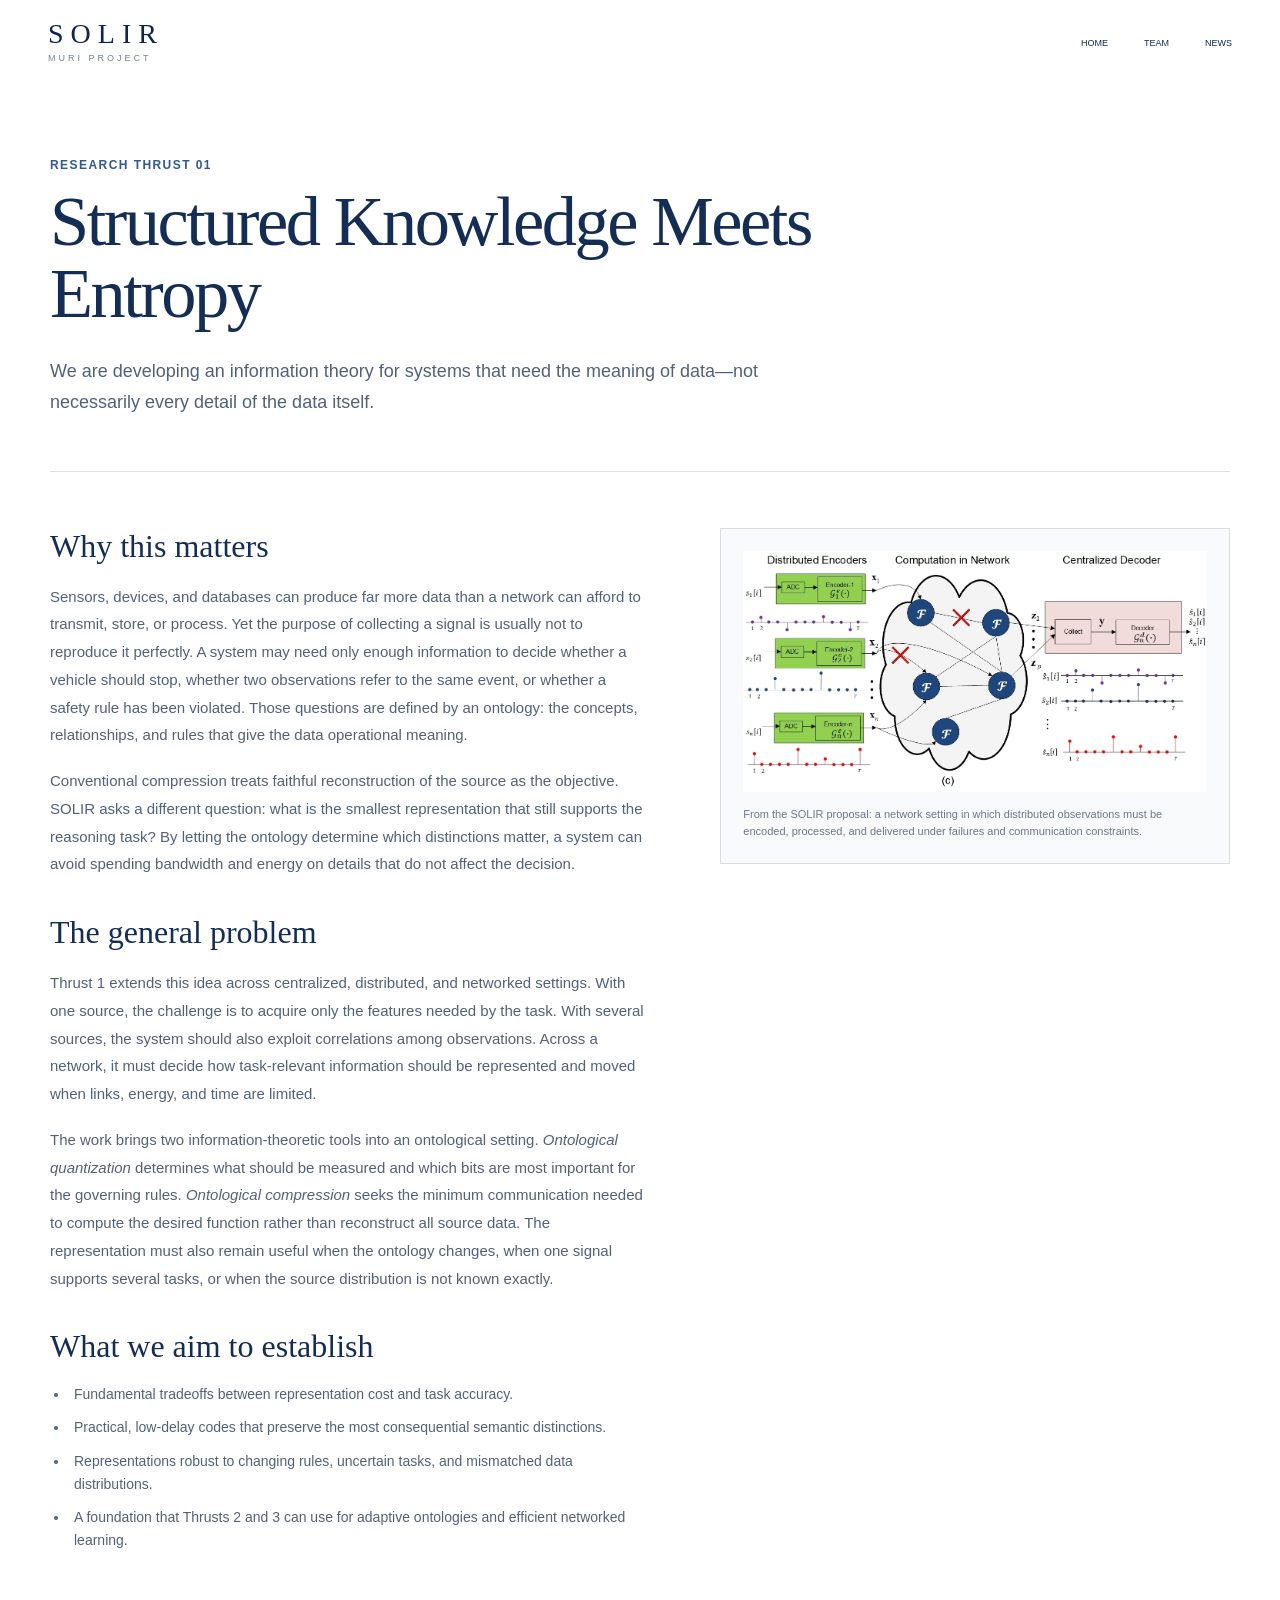
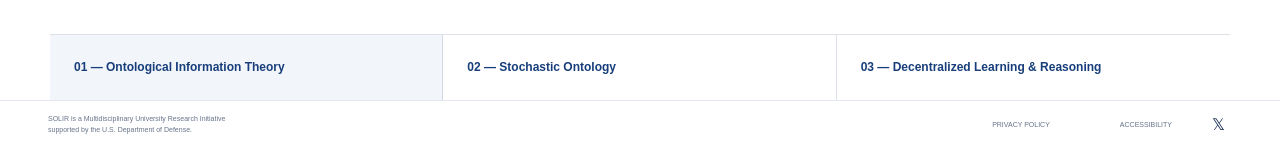
<file: research-thrust-1.html>
<!doctype html>
<html lang="en">
<head>
<meta charset="utf-8">
<meta name="viewport" content="width=device-width,initial-scale=1">
<meta name="description" content="SOLIR research on information-theoretic foundations for ontological reasoning.">
<title>SOLIR | Ontological Information Theory</title>
<link rel="stylesheet" href="css/style.css">
<link rel="stylesheet" href="css/research-detail.css">
</head>
<body>
<header class="site-header">
  <a class="brand" href="index.html"><span class="brand-name">SOLIR</span><span class="brand-subtitle">MURI PROJECT</span></a>
  <button class="menu-toggle" aria-label="Open navigation" aria-expanded="false"><span></span><span></span><span></span></button>
  <nav class="nav"><a href="index.html">HOME</a><a href="team.html">TEAM</a><a href="index.html#latest-news">NEWS</a></nav>
</header>

<main class="research-page">
  <section class="research-hero">
    <span class="research-number">RESEARCH THRUST 01</span>
    <h1>Structured Knowledge Meets Entropy</h1>
    <p class="lead">We are developing an information theory for systems that need the meaning of data—not necessarily every detail of the data itself.</p>
  </section>

  <section class="research-content">
    <div class="research-copy">
      <h2>Why this matters</h2>
      <p>Sensors, devices, and databases can produce far more data than a network can afford to transmit, store, or process. Yet the purpose of collecting a signal is usually not to reproduce it perfectly. A system may need only enough information to decide whether a vehicle should stop, whether two observations refer to the same event, or whether a safety rule has been violated. Those questions are defined by an ontology: the concepts, relationships, and rules that give the data operational meaning.</p>
      <p>Conventional compression treats faithful reconstruction of the source as the objective. SOLIR asks a different question: what is the smallest representation that still supports the reasoning task? By letting the ontology determine which distinctions matter, a system can avoid spending bandwidth and energy on details that do not affect the decision.</p>

      <h2>The general problem</h2>
      <p>Thrust 1 extends this idea across centralized, distributed, and networked settings. With one source, the challenge is to acquire only the features needed by the task. With several sources, the system should also exploit correlations among observations. Across a network, it must decide how task-relevant information should be represented and moved when links, energy, and time are limited.</p>
      <p>The work brings two information-theoretic tools into an ontological setting. <em>Ontological quantization</em> determines what should be measured and which bits are most important for the governing rules. <em>Ontological compression</em> seeks the minimum communication needed to compute the desired function rather than reconstruct all source data. The representation must also remain useful when the ontology changes, when one signal supports several tasks, or when the source distribution is not known exactly.</p>

      <h2>What we aim to establish</h2>
      <ul>
        <li>Fundamental tradeoffs between representation cost and task accuracy.</li>
        <li>Practical, low-delay codes that preserve the most consequential semantic distinctions.</li>
        <li>Representations robust to changing rules, uncertain tasks, and mismatched data distributions.</li>
        <li>A foundation that Thrusts 2 and 3 can use for adaptive ontologies and efficient networked learning.</li>
      </ul>
    </div>

    <figure class="research-visual">
      <img src="assets/research/proposal-p7-1-Im9.jpg" alt="Distributed encoders sending task-relevant representations through a network to a decoder">
      <figcaption>From the SOLIR proposal: a network setting in which distributed observations must be encoded, processed, and delivered under failures and communication constraints.</figcaption>
    </figure>
  </section>

  <nav class="thrust-nav" aria-label="Research thrusts">
    <a href="research-thrust-1.html" aria-current="page">01 — Ontological Information Theory</a>
    <a href="research-thrust-2.html">02 — Stochastic Ontology</a>
    <a href="research-thrust-3.html">03 — Decentralized Learning &amp; Reasoning</a>
  </nav>
</main>
<footer class="site-footer"><div class="full-width footer-inner"><p>SOLIR is a Multidisciplinary University Research Initiative<br>supported by the U.S. Department of Defense.</p><div class="footer-links"><a href="#">PRIVACY POLICY</a><a href="#">ACCESSIBILITY</a></div><span>𝕏</span></div></footer>
<script src="js/main.js"></script>
</body>
</html>
</file>
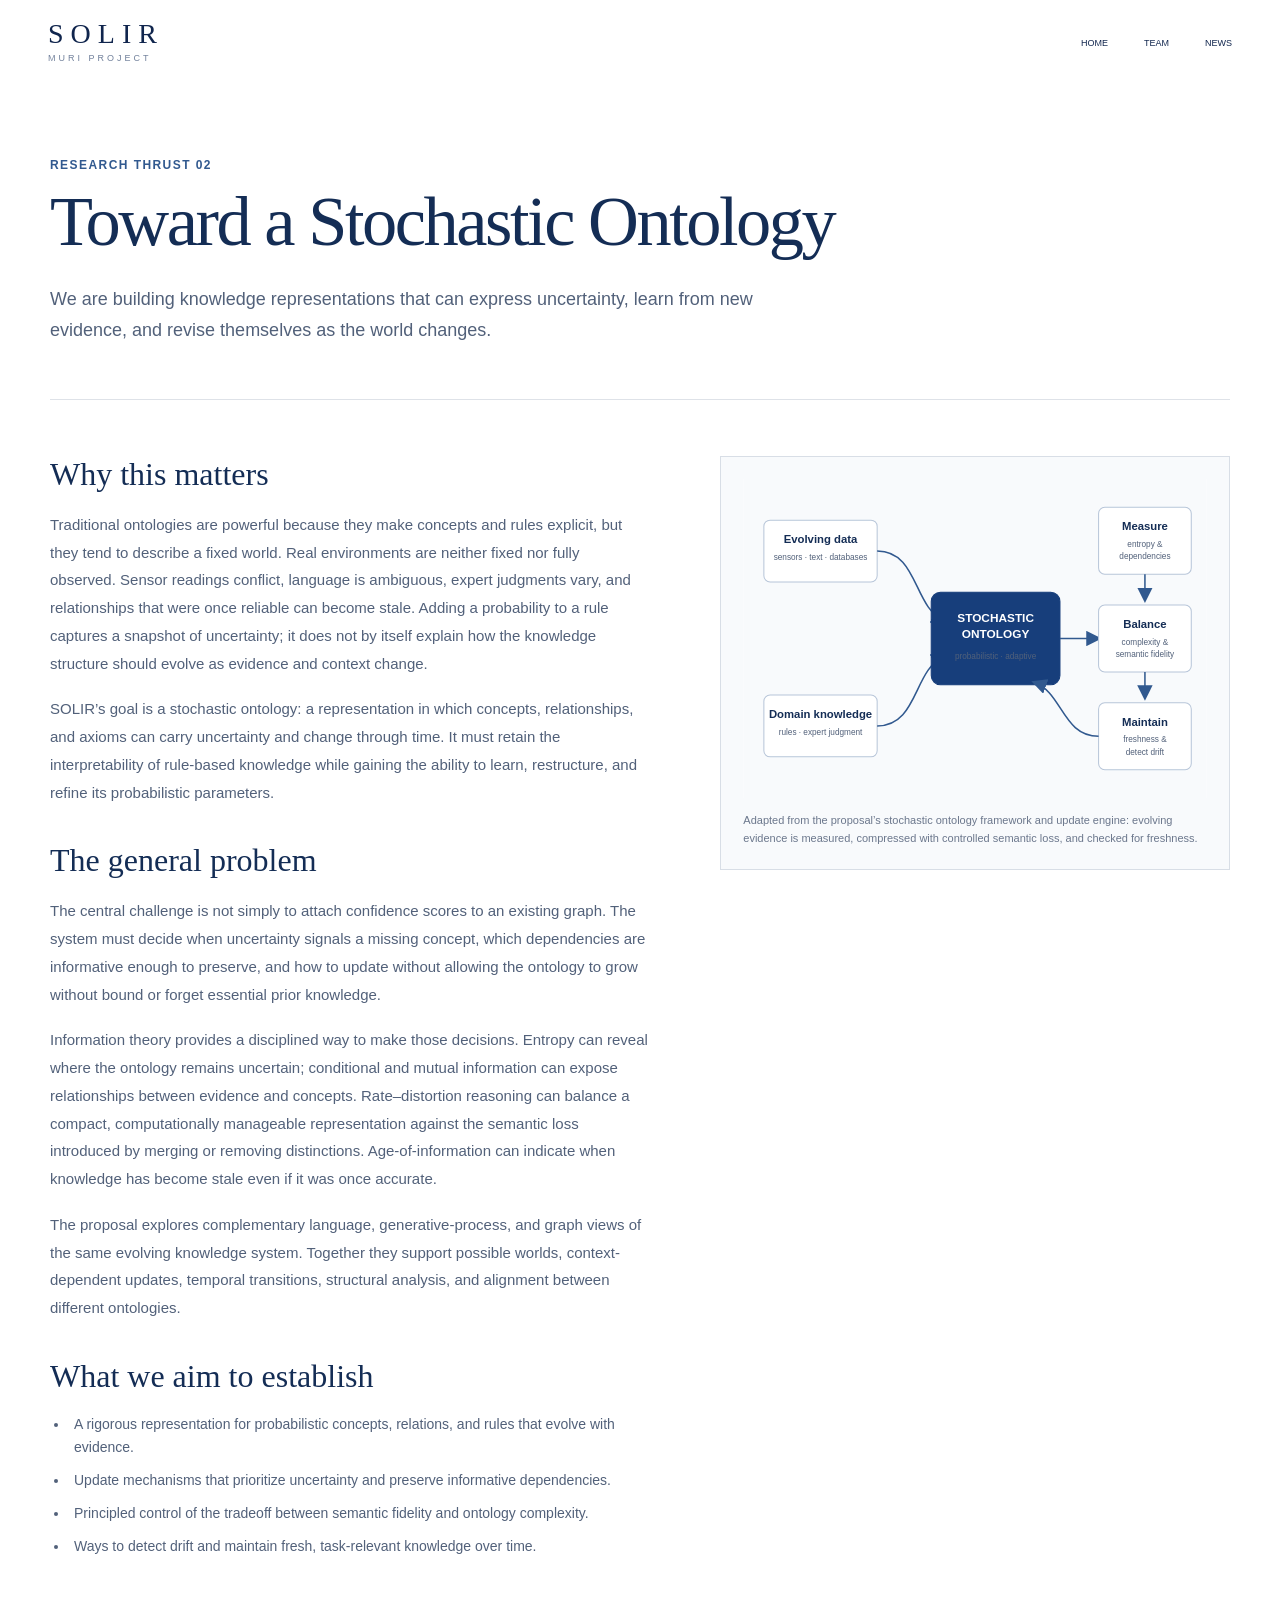
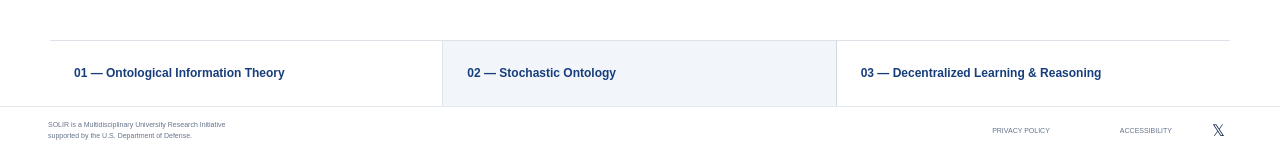
<file: research-thrust-2.html>
<!doctype html>
<html lang="en">
<head>
<meta charset="utf-8">
<meta name="viewport" content="width=device-width,initial-scale=1">
<meta name="description" content="SOLIR research on stochastic and information-theoretic ontologies.">
<title>SOLIR | Stochastic Ontology</title>
<link rel="stylesheet" href="css/style.css">
<link rel="stylesheet" href="css/research-detail.css">
</head>
<body>
<header class="site-header">
  <a class="brand" href="index.html"><span class="brand-name">SOLIR</span><span class="brand-subtitle">MURI PROJECT</span></a>
  <button class="menu-toggle" aria-label="Open navigation" aria-expanded="false"><span></span><span></span><span></span></button>
  <nav class="nav"><a href="index.html">HOME</a><a href="team.html">TEAM</a><a href="index.html#latest-news">NEWS</a></nav>
</header>

<main class="research-page">
  <section class="research-hero">
    <span class="research-number">RESEARCH THRUST 02</span>
    <h1>Toward a Stochastic Ontology</h1>
    <p class="lead">We are building knowledge representations that can express uncertainty, learn from new evidence, and revise themselves as the world changes.</p>
  </section>

  <section class="research-content">
    <div class="research-copy">
      <h2>Why this matters</h2>
      <p>Traditional ontologies are powerful because they make concepts and rules explicit, but they tend to describe a fixed world. Real environments are neither fixed nor fully observed. Sensor readings conflict, language is ambiguous, expert judgments vary, and relationships that were once reliable can become stale. Adding a probability to a rule captures a snapshot of uncertainty; it does not by itself explain how the knowledge structure should evolve as evidence and context change.</p>
      <p>SOLIR’s goal is a stochastic ontology: a representation in which concepts, relationships, and axioms can carry uncertainty and change through time. It must retain the interpretability of rule-based knowledge while gaining the ability to learn, restructure, and refine its probabilistic parameters.</p>

      <h2>The general problem</h2>
      <p>The central challenge is not simply to attach confidence scores to an existing graph. The system must decide when uncertainty signals a missing concept, which dependencies are informative enough to preserve, and how to update without allowing the ontology to grow without bound or forget essential prior knowledge.</p>
      <p>Information theory provides a disciplined way to make those decisions. Entropy can reveal where the ontology remains uncertain; conditional and mutual information can expose relationships between evidence and concepts. Rate–distortion reasoning can balance a compact, computationally manageable representation against the semantic loss introduced by merging or removing distinctions. Age-of-information can indicate when knowledge has become stale even if it was once accurate.</p>
      <p>The proposal explores complementary language, generative-process, and graph views of the same evolving knowledge system. Together they support possible worlds, context-dependent updates, temporal transitions, structural analysis, and alignment between different ontologies.</p>

      <h2>What we aim to establish</h2>
      <ul>
        <li>A rigorous representation for probabilistic concepts, relations, and rules that evolve with evidence.</li>
        <li>Update mechanisms that prioritize uncertainty and preserve informative dependencies.</li>
        <li>Principled control of the tradeoff between semantic fidelity and ontology complexity.</li>
        <li>Ways to detect drift and maintain fresh, task-relevant knowledge over time.</li>
      </ul>
    </div>

    <figure class="research-visual">
      <img src="assets/research/stochastic-ontology-flow.svg" alt="Evolving data and domain knowledge feeding a stochastic ontology update cycle">
      <figcaption>Adapted from the proposal’s stochastic ontology framework and update engine: evolving evidence is measured, compressed with controlled semantic loss, and checked for freshness.</figcaption>
    </figure>
  </section>

  <nav class="thrust-nav" aria-label="Research thrusts">
    <a href="research-thrust-1.html">01 — Ontological Information Theory</a>
    <a href="research-thrust-2.html" aria-current="page">02 — Stochastic Ontology</a>
    <a href="research-thrust-3.html">03 — Decentralized Learning &amp; Reasoning</a>
  </nav>
</main>
<footer class="site-footer"><div class="full-width footer-inner"><p>SOLIR is a Multidisciplinary University Research Initiative<br>supported by the U.S. Department of Defense.</p><div class="footer-links"><a href="#">PRIVACY POLICY</a><a href="#">ACCESSIBILITY</a></div><span>𝕏</span></div></footer>
<script src="js/main.js"></script>
</body>
</html>
</file>
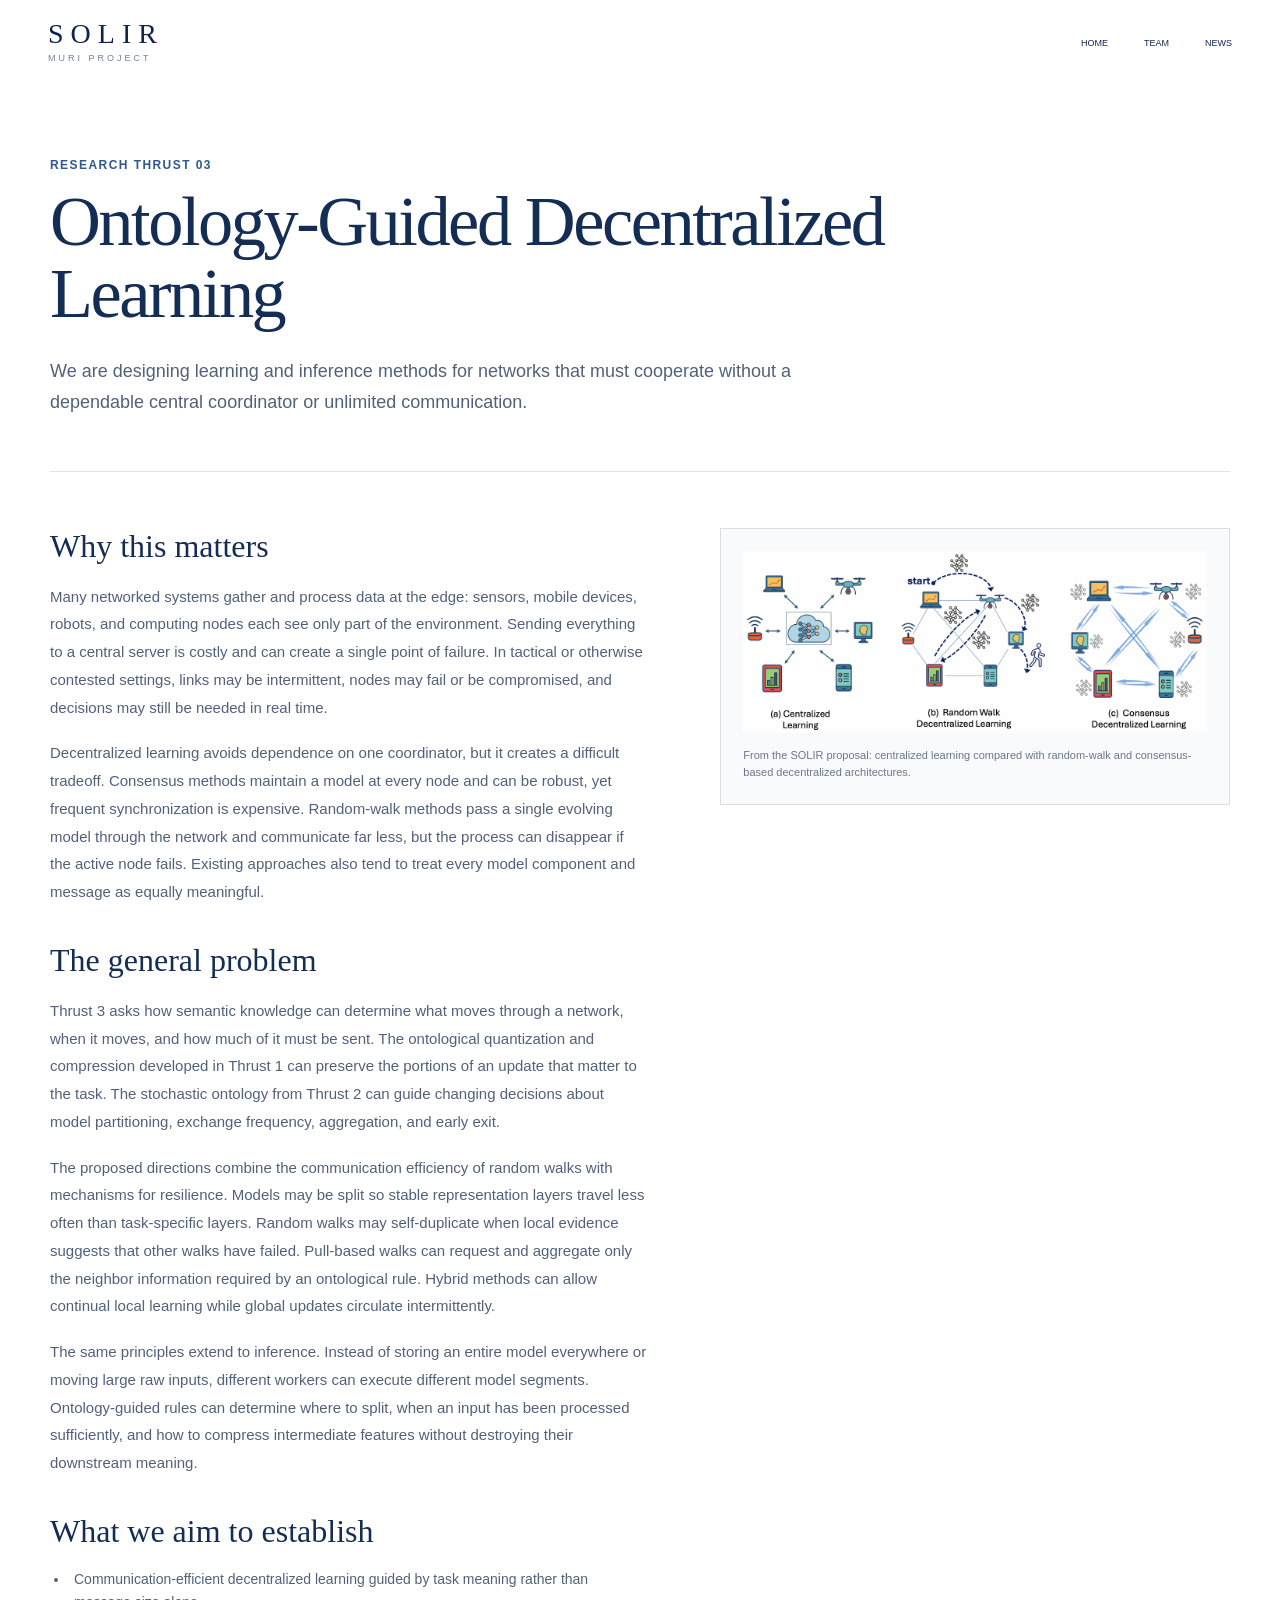
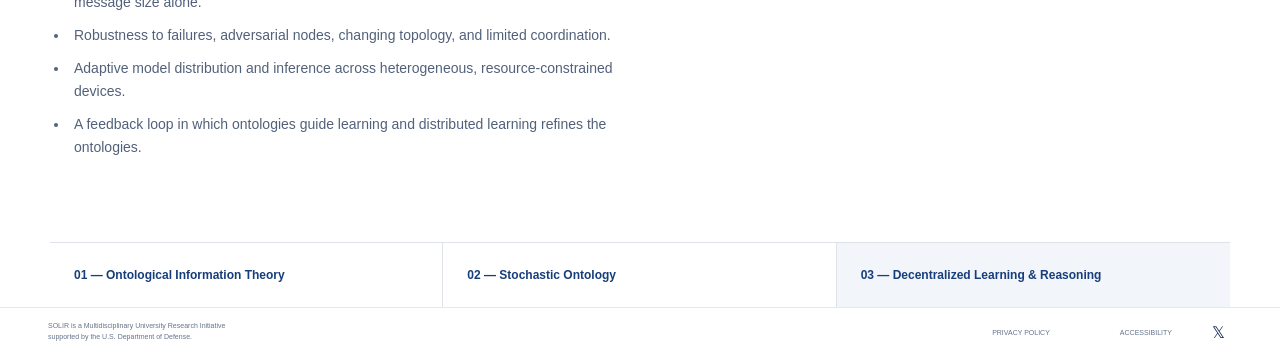
<file: research-thrust-3.html>
<!doctype html>
<html lang="en">
<head>
<meta charset="utf-8">
<meta name="viewport" content="width=device-width,initial-scale=1">
<meta name="description" content="SOLIR research on ontology-guided decentralized learning and inference.">
<title>SOLIR | Decentralized Learning and Reasoning</title>
<link rel="stylesheet" href="css/style.css">
<link rel="stylesheet" href="css/research-detail.css">
</head>
<body>
<header class="site-header">
  <a class="brand" href="index.html"><span class="brand-name">SOLIR</span><span class="brand-subtitle">MURI PROJECT</span></a>
  <button class="menu-toggle" aria-label="Open navigation" aria-expanded="false"><span></span><span></span><span></span></button>
  <nav class="nav"><a href="index.html">HOME</a><a href="team.html">TEAM</a><a href="index.html#latest-news">NEWS</a></nav>
</header>

<main class="research-page">
  <section class="research-hero">
    <span class="research-number">RESEARCH THRUST 03</span>
    <h1>Ontology-Guided Decentralized Learning</h1>
    <p class="lead">We are designing learning and inference methods for networks that must cooperate without a dependable central coordinator or unlimited communication.</p>
  </section>

  <section class="research-content">
    <div class="research-copy">
      <h2>Why this matters</h2>
      <p>Many networked systems gather and process data at the edge: sensors, mobile devices, robots, and computing nodes each see only part of the environment. Sending everything to a central server is costly and can create a single point of failure. In tactical or otherwise contested settings, links may be intermittent, nodes may fail or be compromised, and decisions may still be needed in real time.</p>
      <p>Decentralized learning avoids dependence on one coordinator, but it creates a difficult tradeoff. Consensus methods maintain a model at every node and can be robust, yet frequent synchronization is expensive. Random-walk methods pass a single evolving model through the network and communicate far less, but the process can disappear if the active node fails. Existing approaches also tend to treat every model component and message as equally meaningful.</p>

      <h2>The general problem</h2>
      <p>Thrust 3 asks how semantic knowledge can determine what moves through a network, when it moves, and how much of it must be sent. The ontological quantization and compression developed in Thrust 1 can preserve the portions of an update that matter to the task. The stochastic ontology from Thrust 2 can guide changing decisions about model partitioning, exchange frequency, aggregation, and early exit.</p>
      <p>The proposed directions combine the communication efficiency of random walks with mechanisms for resilience. Models may be split so stable representation layers travel less often than task-specific layers. Random walks may self-duplicate when local evidence suggests that other walks have failed. Pull-based walks can request and aggregate only the neighbor information required by an ontological rule. Hybrid methods can allow continual local learning while global updates circulate intermittently.</p>
      <p>The same principles extend to inference. Instead of storing an entire model everywhere or moving large raw inputs, different workers can execute different model segments. Ontology-guided rules can determine where to split, when an input has been processed sufficiently, and how to compress intermediate features without destroying their downstream meaning.</p>

      <h2>What we aim to establish</h2>
      <ul>
        <li>Communication-efficient decentralized learning guided by task meaning rather than message size alone.</li>
        <li>Robustness to failures, adversarial nodes, changing topology, and limited coordination.</li>
        <li>Adaptive model distribution and inference across heterogeneous, resource-constrained devices.</li>
        <li>A feedback loop in which ontologies guide learning and distributed learning refines the ontologies.</li>
      </ul>
    </div>

    <figure class="research-visual">
      <img src="assets/research/proposal-p18-1-Im19.png" alt="Comparison of centralized, random-walk, and consensus decentralized learning">
      <figcaption>From the SOLIR proposal: centralized learning compared with random-walk and consensus-based decentralized architectures.</figcaption>
    </figure>
  </section>

  <nav class="thrust-nav" aria-label="Research thrusts">
    <a href="research-thrust-1.html">01 — Ontological Information Theory</a>
    <a href="research-thrust-2.html">02 — Stochastic Ontology</a>
    <a href="research-thrust-3.html" aria-current="page">03 — Decentralized Learning &amp; Reasoning</a>
  </nav>
</main>
<footer class="site-footer"><div class="full-width footer-inner"><p>SOLIR is a Multidisciplinary University Research Initiative<br>supported by the U.S. Department of Defense.</p><div class="footer-links"><a href="#">PRIVACY POLICY</a><a href="#">ACCESSIBILITY</a></div><span>𝕏</span></div></footer>
<script src="js/main.js"></script>
</body>
</html>
</file>
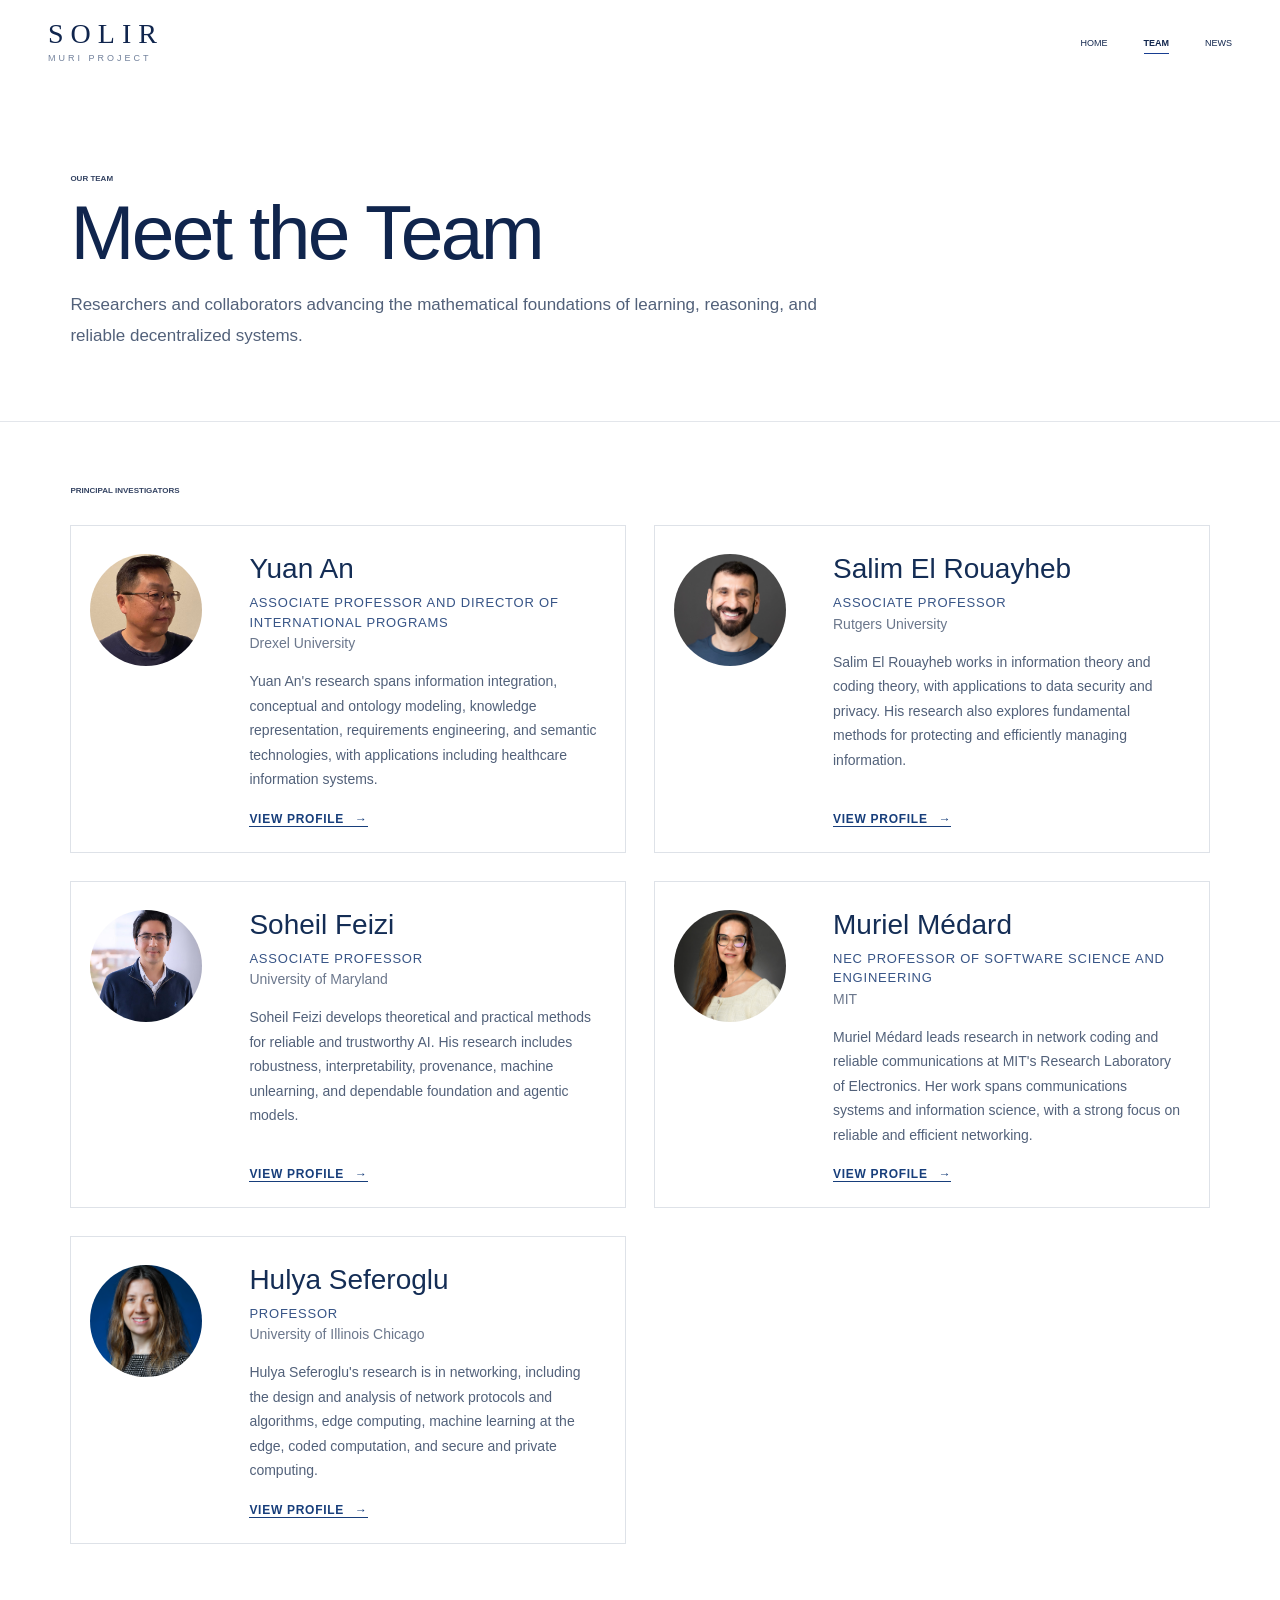
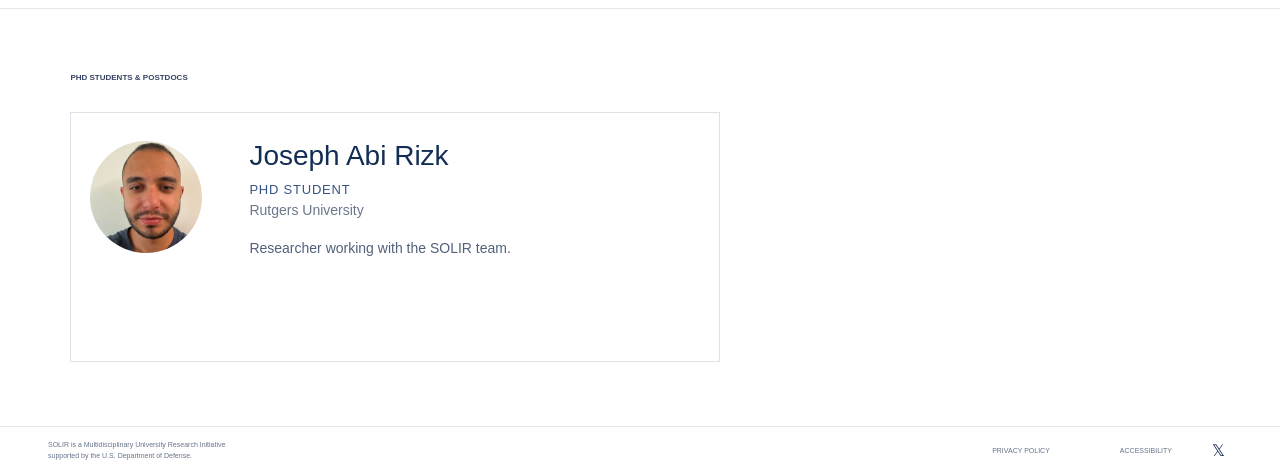
<file: team.html>
<!doctype html>
<html lang="en">
<head>
<meta charset="utf-8">
<meta name="viewport" content="width=device-width,initial-scale=1">
<meta name="description" content="SOLIR MURI — Meet the Team.">
<title>SOLIR | Team</title>
<link rel="stylesheet" href="css/style.css">
<link rel="stylesheet" href="css/team-workshop.css">
</head>
<body>
<header class="site-header">
  <a class="brand" href="index.html"><span class="brand-name">SOLIR</span><span class="brand-subtitle">MURI PROJECT</span></a>
  <button class="menu-toggle" aria-label="Open navigation" aria-expanded="false"><span></span><span></span><span></span></button>
  <nav class="nav">
    <a href="index.html">HOME</a><a class="active" href="team.html">TEAM</a>
    <a href="index.html#latest-news">NEWS</a>
  </nav>
</header>

<main class="inner-page">
  <section class="page-hero">
    <p class="section-label">OUR TEAM</p>
    <h1>Meet the Team</h1>
    <p>Researchers and collaborators advancing the mathematical foundations of learning, reasoning, and reliable decentralized systems.</p>
  </section>

  <section class="team-section">
    <p class="section-label">PRINCIPAL INVESTIGATORS</p>
    <div class="team-grid">

      <article class="person-card">
        <div class="person-photo"><img src="assets/team/yuan-an.jpg" alt="Yuan An"></div>
        <div class="person-body">
          <h2>Yuan An</h2>
          <p class="person-role">Associate Professor and Director of International Programs</p>
          <p class="person-institution">Drexel University</p>
          <p class="person-bio">Yuan An's research spans information integration, conceptual and ontology modeling, knowledge representation, requirements engineering, and semantic technologies, with applications including healthcare information systems.</p>
          <a class="profile-link" href="https://drexel.edu/cci/about/directory/A/An-Yuan/" target="_blank" rel="noopener">VIEW PROFILE <span>→</span></a>
        </div>
      </article>

      <article class="person-card">
        <div class="person-photo"><img src="assets/team/salim-el-rouayheb.jpg" alt="Salim El Rouayheb"></div>
        <div class="person-body">
          <h2>Salim El Rouayheb</h2>
          <p class="person-role">Associate Professor</p>
          <p class="person-institution">Rutgers University</p>
          <p class="person-bio">Salim El Rouayheb works in information theory and coding theory, with applications to data security and privacy. His research also explores fundamental methods for protecting and efficiently managing information.</p>
          <a class="profile-link" href="https://ece.rutgers.edu/salim-el-rouayheb" target="_blank" rel="noopener">VIEW PROFILE <span>→</span></a>
        </div>
      </article>

      <article class="person-card">
        <div class="person-photo"><img src="assets/team/soheil-feizi.jpg" alt="Soheil Feizi"></div>
        <div class="person-body">
          <h2>Soheil Feizi</h2>
          <p class="person-role">Associate Professor</p>
          <p class="person-institution">University of Maryland</p>
          <p class="person-bio">Soheil Feizi develops theoretical and practical methods for reliable and trustworthy AI. His research includes robustness, interpretability, provenance, machine unlearning, and dependable foundation and agentic models.</p>
          <a class="profile-link" href="https://www.cs.umd.edu/~sfeizi/index.html" target="_blank" rel="noopener">VIEW PROFILE <span>→</span></a>
        </div>
      </article>

      <article class="person-card">
        <div class="person-photo"><img src="assets/team/muriel-medard.jpg" alt="Muriel Médard"></div>
        <div class="person-body">
          <h2>Muriel Médard</h2>
          <p class="person-role">NEC Professor of Software Science and Engineering</p>
          <p class="person-institution">MIT</p>
          <p class="person-bio">Muriel Médard leads research in network coding and reliable communications at MIT's Research Laboratory of Electronics. Her work spans communications systems and information science, with a strong focus on reliable and efficient networking.</p>
          <a class="profile-link" href="https://www.eecs.mit.edu/role/faculty/" target="_blank" rel="noopener">VIEW PROFILE <span>→</span></a>
        </div>
      </article>

      <article class="person-card">
        <div class="person-photo"><img src="assets/team/hulya-seferoglu.png" alt="Hulya Seferoglu"></div>
        <div class="person-body">
          <h2>Hulya Seferoglu</h2>
          <p class="person-role">Professor</p>
          <p class="person-institution">University of Illinois Chicago</p>
          <p class="person-bio">Hulya Seferoglu's research is in networking, including the design and analysis of network protocols and algorithms, edge computing, machine learning at the edge, coded computation, and secure and private computing.</p>
          <a class="profile-link" href="https://ece.uic.edu/profiles/hulya-seferoglu-phd/" target="_blank" rel="noopener">VIEW PROFILE <span>→</span></a>
        </div>
      </article>

    </div>
  </section>

  <section class="team-section">
    <p class="section-label">PHD STUDENTS &amp; POSTDOCS</p>
    <div class="team-grid student-grid">
      <article class="person-card">
        <div class="person-photo"><img src="assets/team/joseph-abirizk.jpeg" alt="Joseph Abi Rizk"></div>
        <div class="person-body">
          <h2>Joseph Abi Rizk</h2>
          <p class="person-role">PhD Student</p>
          <p class="person-institution">Rutgers University</p>
          <p class="person-bio">Researcher working with the SOLIR team.</p>
        </div>
      </article>
    </div>
  </section>
</main>

<footer class="site-footer">
  <div class="full-width footer-inner">
    <p>SOLIR is a Multidisciplinary University Research Initiative<br>supported by the U.S. Department of Defense.</p>
    <div class="footer-links"><a href="#">PRIVACY POLICY</a><a href="#">ACCESSIBILITY</a></div>
    <span>𝕏</span>
  </div>
</footer>
<script src="js/main.js"></script>
</body>
</html>
</file>
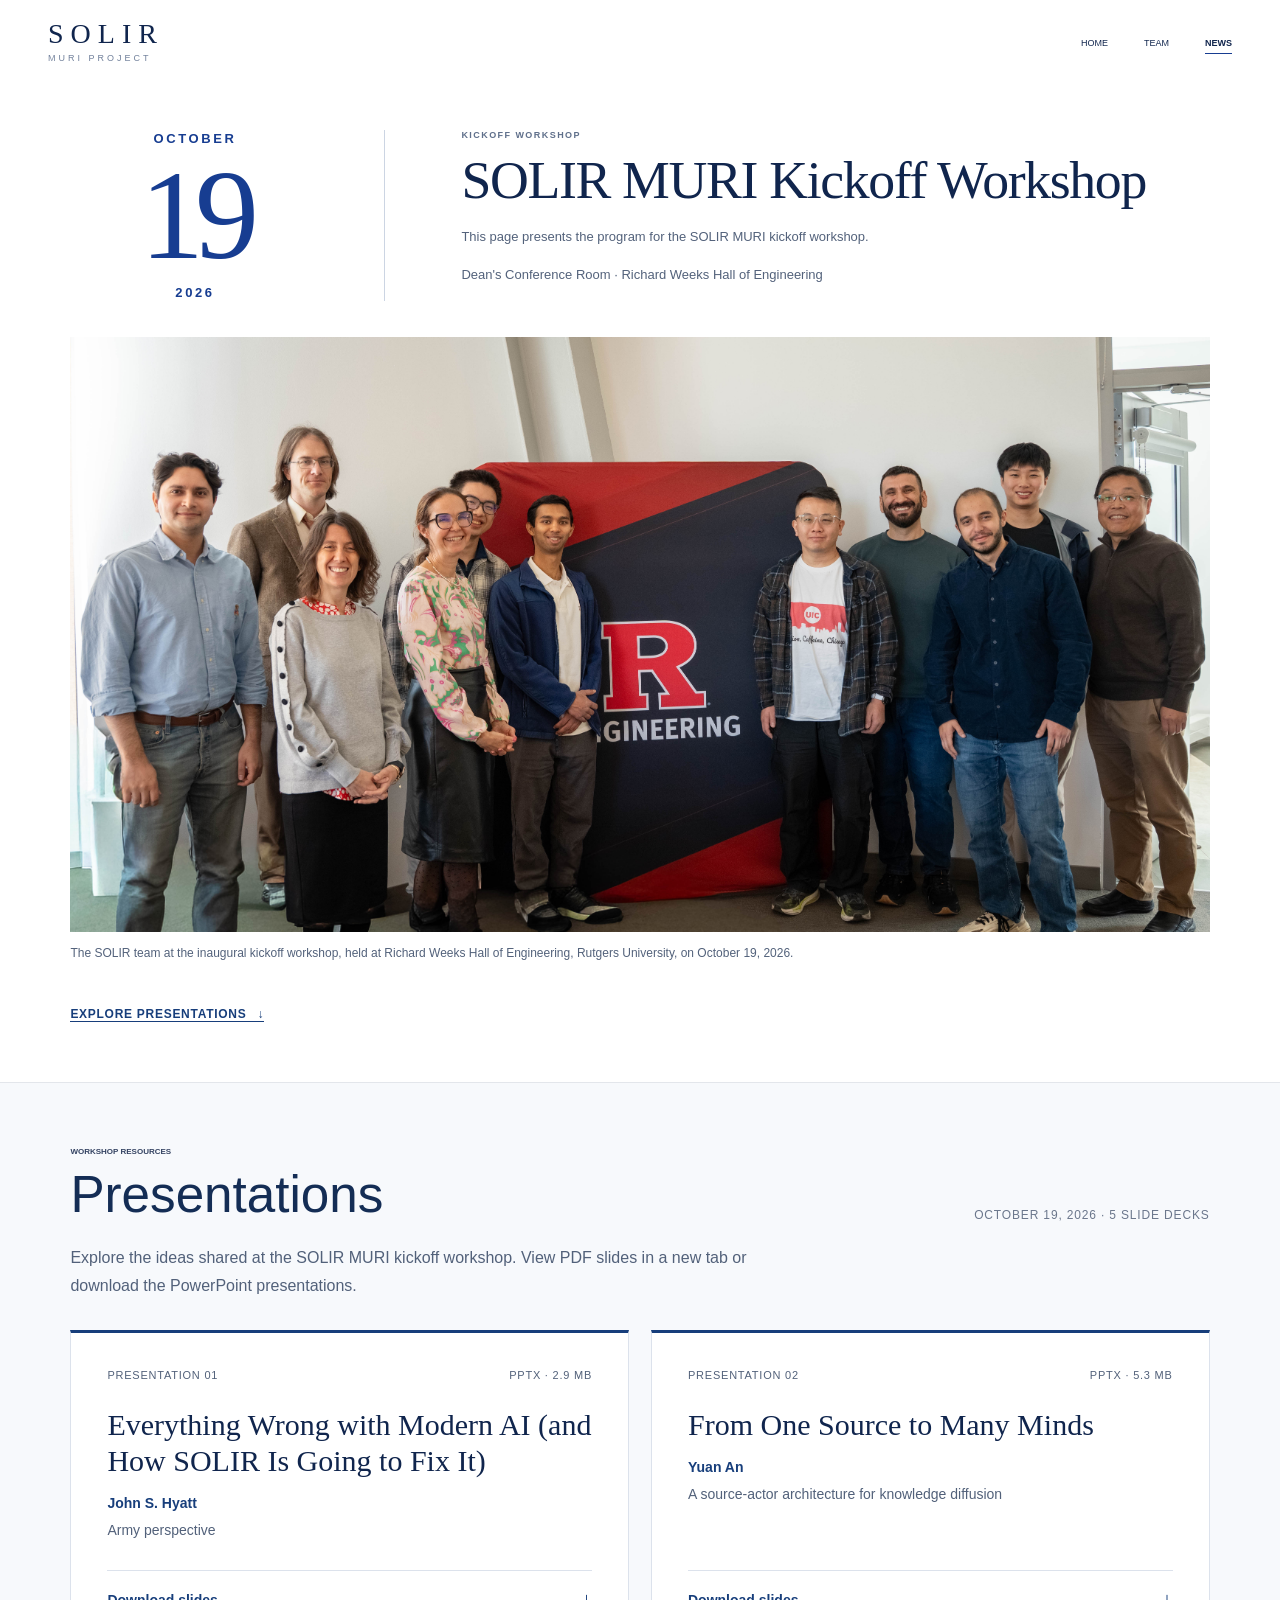
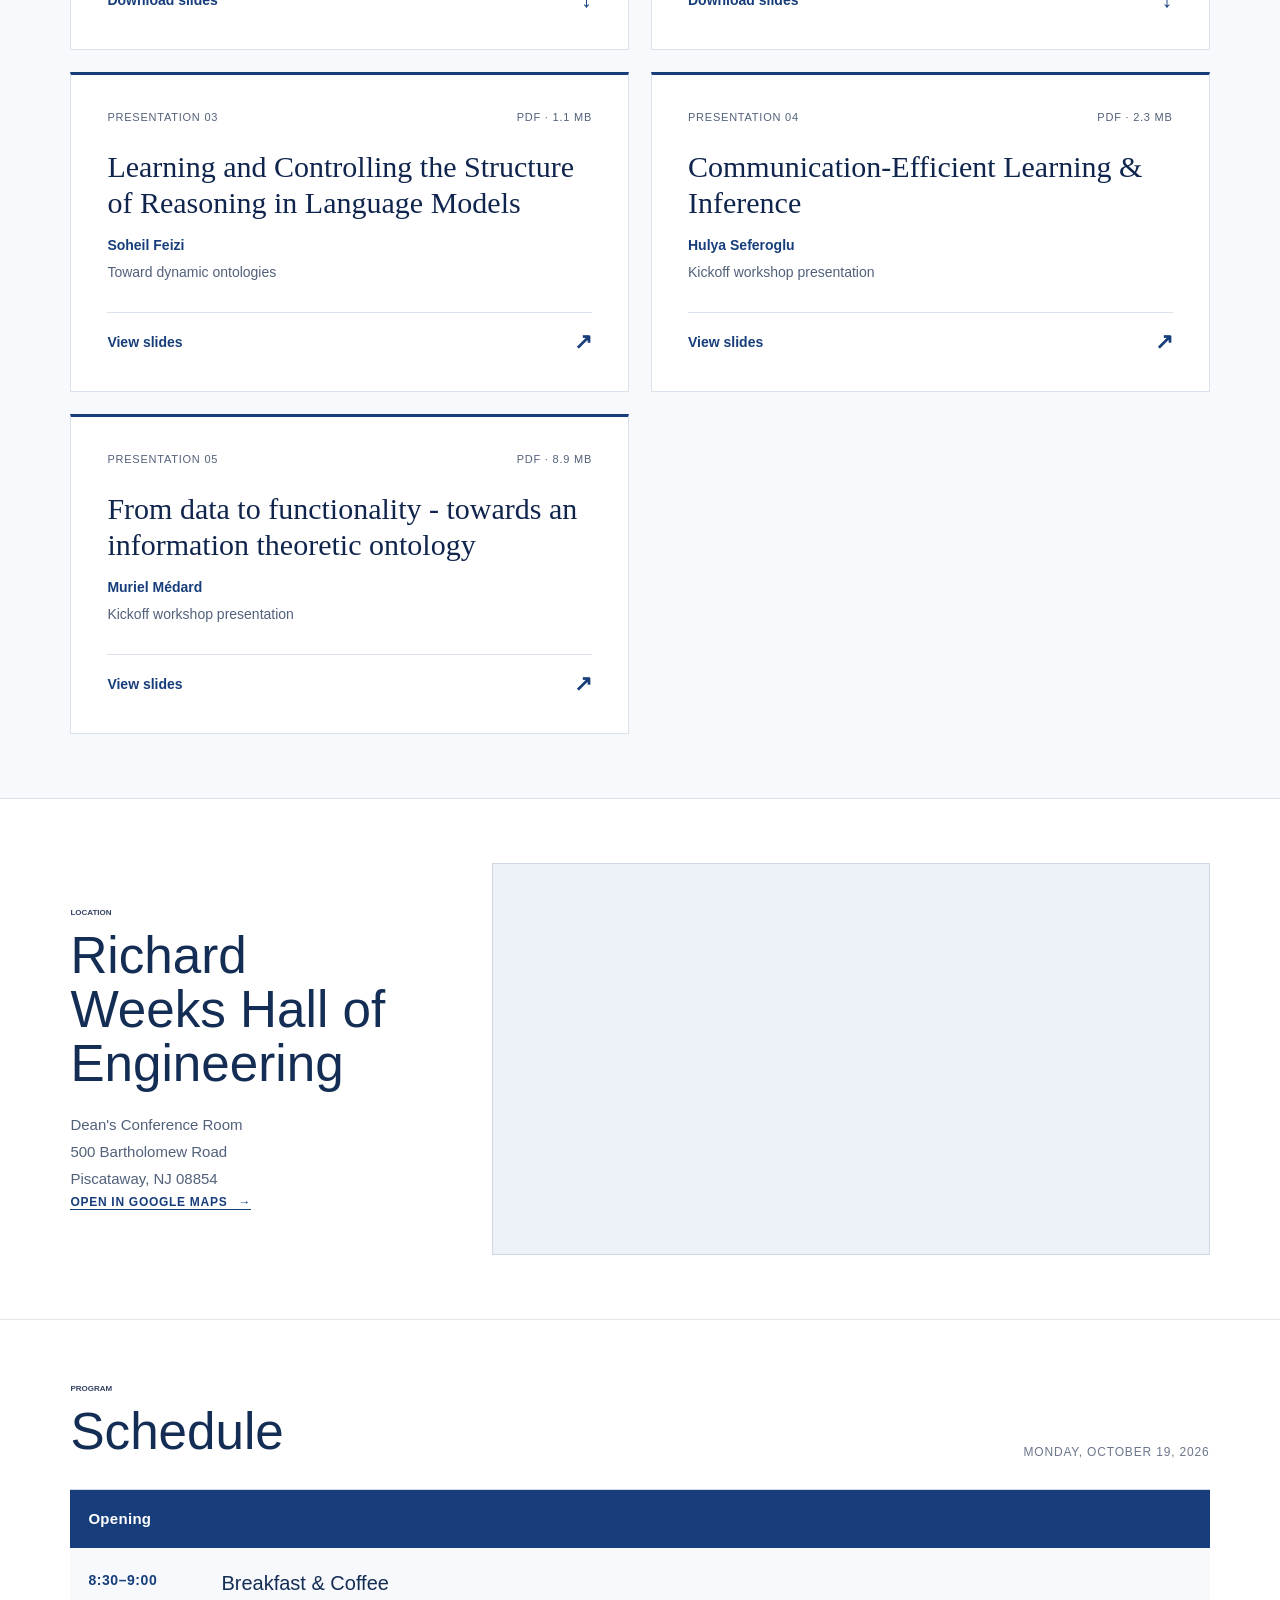
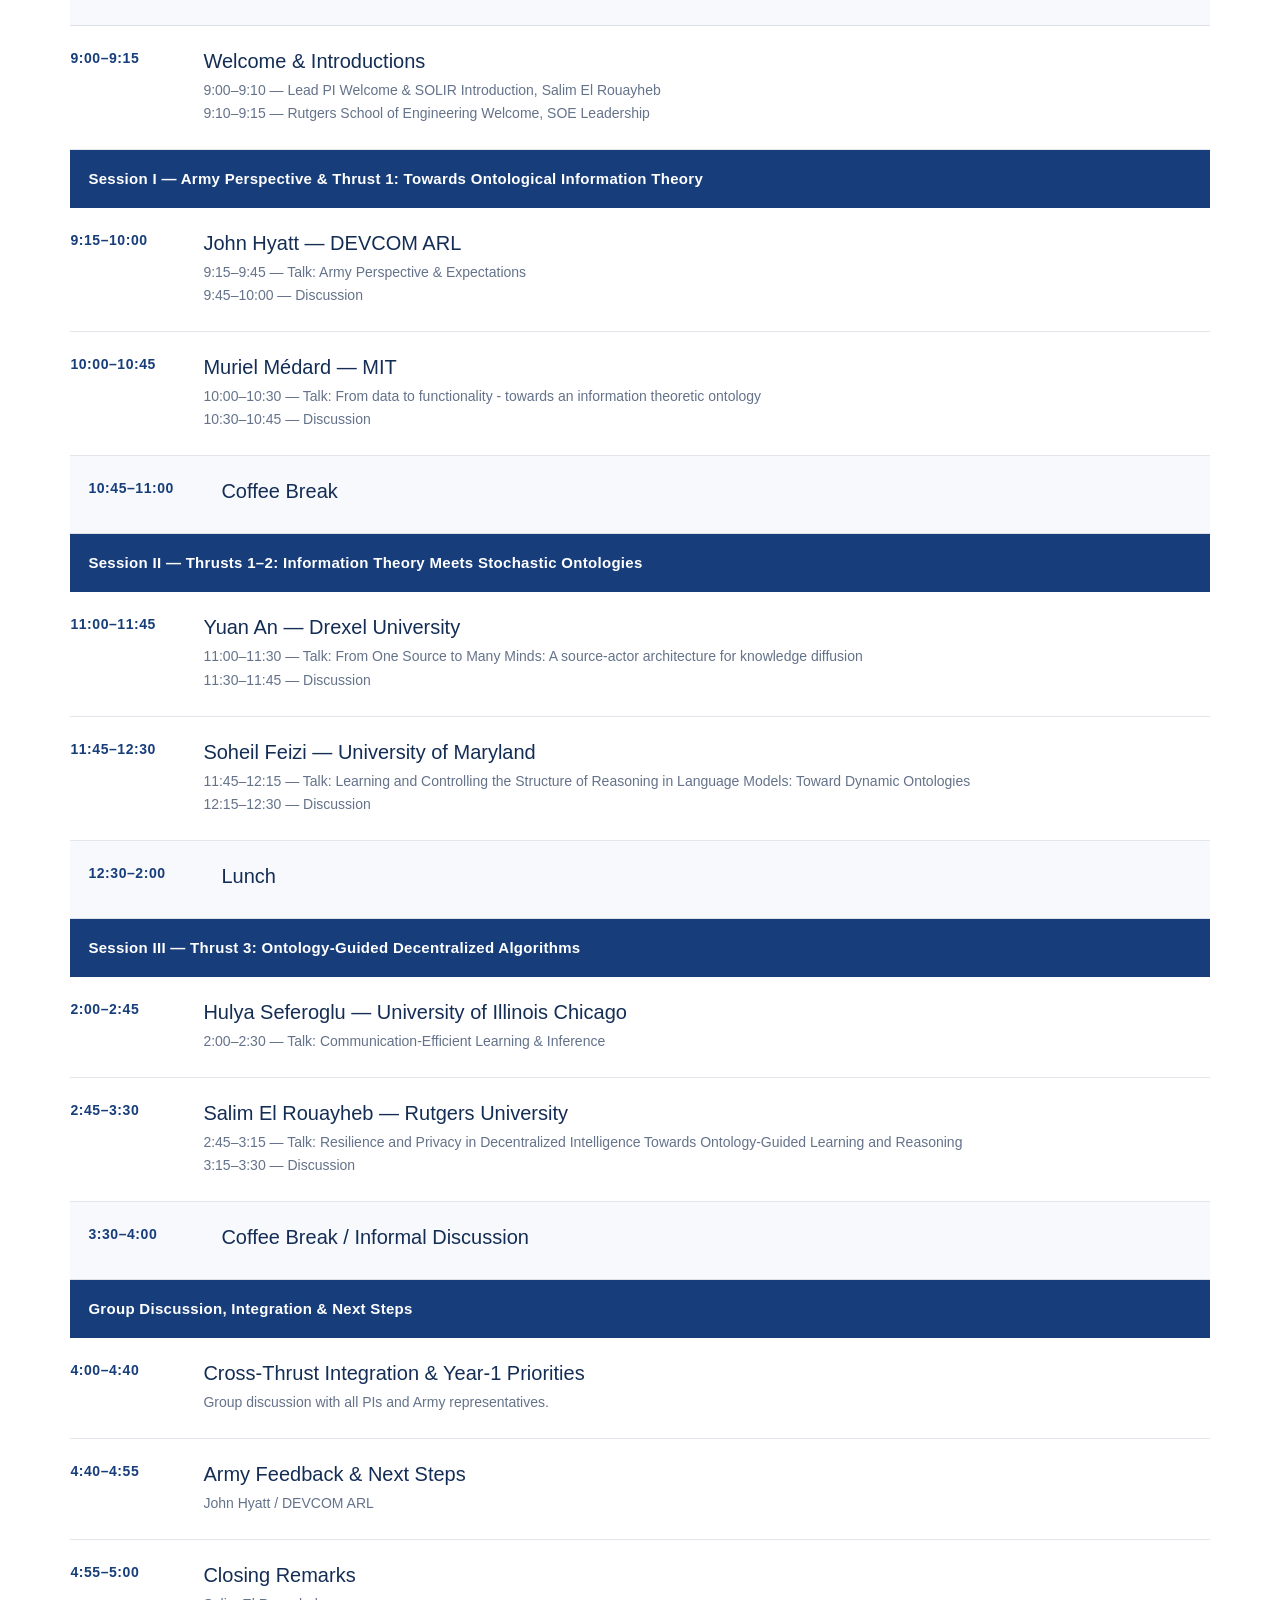
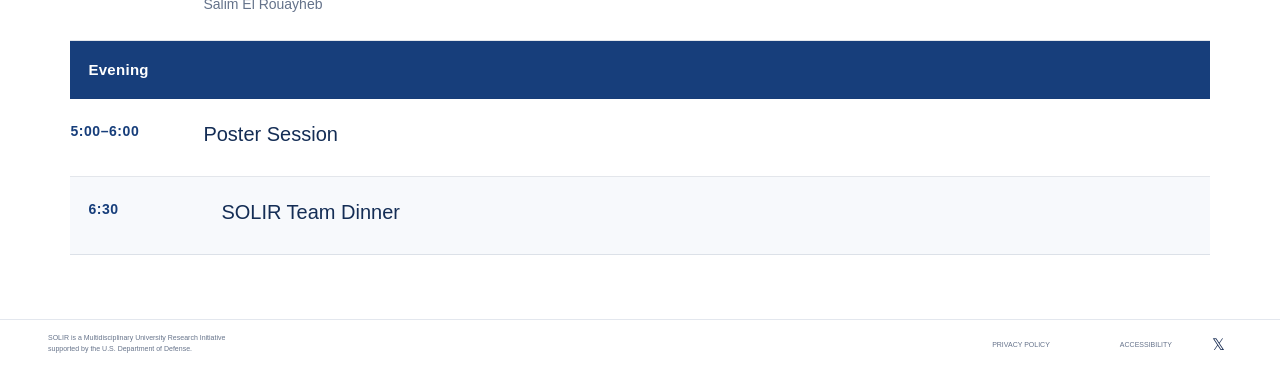
<file: workshop.html>
<!doctype html>
<html lang="en">
<head>
<meta charset="utf-8">
<meta name="viewport" content="width=device-width,initial-scale=1">
<meta name="description" content="SOLIR MURI Kickoff Workshop — October 19, 2026.">
<title>SOLIR | Kickoff Workshop</title>
<link rel="stylesheet" href="css/style.css">
<link rel="stylesheet" href="css/team-workshop.css">
</head>
<body>
<header class="site-header">
  <a class="brand" href="index.html"><span class="brand-name">SOLIR</span><span class="brand-subtitle">MURI PROJECT</span></a>
  <button class="menu-toggle" aria-label="Open navigation" aria-expanded="false"><span></span><span></span><span></span></button>
  <nav class="nav">
    <a href="index.html">HOME</a><a href="team.html">TEAM</a>
    <a class="active" href="index.html#latest-news">NEWS</a>
  </nav>
</header>

<main class="inner-page">
  <section class="workshop-hero" aria-labelledby="workshop-heading">
    <div class="featured-news-item">
      <div class="featured-news-date">
        <time class="featured-news-calendar" datetime="2026-10-19">
          <span class="featured-news-month">OCTOBER</span>
          <strong>19</strong>
          <span class="featured-news-year">2026</span>
        </time>
      </div>
      <div class="featured-news-copy">
        <p class="featured-news-type">KICKOFF WORKSHOP</p>
        <h1 id="workshop-heading">SOLIR MURI Kickoff Workshop</h1>
        <p>This page presents the program for the SOLIR MURI kickoff workshop.</p>
        <p>Dean's Conference Room · Richard Weeks Hall of Engineering</p>
      </div>
    </div>
    <figure class="workshop-photo workshop-group-photo">
      <img src="assets/workshop/solir-kickoff-group.jpg" alt="SOLIR workshop participants gathered around a Rutgers Engineering banner" width="6178" height="3228" decoding="async">
      <figcaption>The SOLIR team at the inaugural kickoff workshop, held at Richard Weeks Hall of Engineering, Rutgers University, on October 19, 2026.</figcaption>
    </figure>
    <a class="profile-link workshop-resources-link" href="#presentations">EXPLORE PRESENTATIONS <span aria-hidden="true">&#8595;</span></a>
  </section>

  <section class="workshop-section presentations-section" id="presentations" aria-labelledby="presentations-heading">
    <div class="section-heading-row">
      <div>
        <p class="section-label">WORKSHOP RESOURCES</p>
        <h2 id="presentations-heading">Presentations</h2>
      </div>
      <span class="schedule-note">October 19, 2026 &middot; 5 slide decks</span>
    </div>
    <p class="presentations-intro">Explore the ideas shared at the SOLIR MURI kickoff workshop. View PDF slides in a new tab or download the PowerPoint presentations.</p>
    <div class="presentations-grid">
      <article class="presentation-card">
        <div class="presentation-meta"><span>Presentation 01</span><span>PPTX &middot; 2.9 MB</span></div>
        <h3>Everything Wrong with Modern AI (and How SOLIR Is Going to Fix It)</h3>
        <p class="presentation-speaker">John S. Hyatt</p>
        <p class="presentation-description">Army perspective</p>
        <a class="presentation-link" href="assets/presentations_initial_workshop/HYATT_SOLIR_kickoff_slides%20-%20Raj%20edit.pptx" download aria-label="Download slides: Everything Wrong with Modern AI (and How SOLIR Is Going to Fix It)">Download slides <span aria-hidden="true">&#8595;</span></a>
      </article>
      <article class="presentation-card">
        <div class="presentation-meta"><span>Presentation 02</span><span>PPTX &middot; 5.3 MB</span></div>
        <h3>From One Source to Many Minds</h3>
        <p class="presentation-speaker">Yuan An</p>
        <p class="presentation-description">A source-actor architecture for knowledge diffusion</p>
        <a class="presentation-link" href="assets/presentations_initial_workshop/SOLIR_yuan_presentation_10192026.pptx" download aria-label="Download slides: From One Source to Many Minds">Download slides <span aria-hidden="true">&#8595;</span></a>
      </article>
      <article class="presentation-card">
        <div class="presentation-meta"><span>Presentation 03</span><span>PDF &middot; 1.1 MB</span></div>
        <h3>Learning and Controlling the Structure of Reasoning in Language Models</h3>
        <p class="presentation-speaker">Soheil Feizi</p>
        <p class="presentation-description">Toward dynamic ontologies</p>
        <a class="presentation-link" href="assets/presentations_initial_workshop/Feizi_SOLAIR_Dynamic_Ontologies_Oct2026.pdf" target="_blank" rel="noopener noreferrer" aria-label="View slides: Learning and Controlling the Structure of Reasoning in Language Models (opens in a new tab)">View slides <span aria-hidden="true">&#8599;</span></a>
      </article>
      <article class="presentation-card">
        <div class="presentation-meta"><span>Presentation 04</span><span>PDF &middot; 2.3 MB</span></div>
        <h3>Communication-Efficient Learning &amp; Inference</h3>
        <p class="presentation-speaker">Hulya Seferoglu</p>
        <p class="presentation-description">Kickoff workshop presentation</p>
        <a class="presentation-link" href="assets/presentations_initial_workshop/Advancing%20Distributed%20and%20Decentralized%20AI%20through%20Stochastic%20Ontology%20-%20MURI%20SOLIR%20October%202026.pdf" target="_blank" rel="noopener noreferrer" aria-label="View slides: Communication-Efficient Learning &amp; Inference (opens in a new tab)">View slides <span aria-hidden="true">&#8599;</span></a>
      </article>
      <article class="presentation-card">
        <div class="presentation-meta"><span>Presentation 05</span><span>PDF &middot; 8.9 MB</span></div>
        <h3>From data to functionality - towards an information theoretic ontology</h3>
        <p class="presentation-speaker">Muriel Médard</p>
        <p class="presentation-description">Kickoff workshop presentation</p>
        <a class="presentation-link" href="assets/presentations_initial_workshop/SOLIR2026.pdf" target="_blank" rel="noopener noreferrer" aria-label="View slides: From data to functionality - towards an information theoretic ontology (opens in a new tab)">View slides <span aria-hidden="true">&#8599;</span></a>
      </article>
    </div>
  </section>

  <section class="workshop-section location-section" aria-labelledby="location-heading">
    <div class="location-copy">
      <p class="section-label">LOCATION</p>
      <h2 id="location-heading">Richard Weeks Hall of Engineering</h2>
      <p>Dean's Conference Room<br>500 Bartholomew Road<br>Piscataway, NJ 08854</p>
      <a class="profile-link" href="https://maps.google.com/?q=Richard+Weeks+Hall+of+Engineering,+500+Bartholomew+Road,+Piscataway,+NJ+08854" target="_blank" rel="noopener noreferrer">OPEN IN GOOGLE MAPS <span>→</span></a>
    </div>
    <div class="location-map">
      <iframe title="Map showing Richard Weeks Hall of Engineering at Rutgers University" src="https://www.google.com/maps?q=Richard+Weeks+Hall+of+Engineering,+500+Bartholomew+Road,+Piscataway,+NJ+08854&amp;output=embed" loading="lazy" referrerpolicy="no-referrer-when-downgrade" allowfullscreen></iframe>
    </div>
  </section>

  <section class="workshop-section">
    <div class="section-heading-row">
      <div>
        <p class="section-label">PROGRAM</p>
        <h2>Schedule</h2>
      </div>
      <span class="schedule-note">Monday, October 19, 2026</span>
    </div>

    <div class="schedule">
      <h3 class="schedule-session">Opening</h3>
      <div class="schedule-row break"><time>8:30–9:00</time><div><h3>Breakfast &amp; Coffee</h3></div></div>
      <div class="schedule-row"><time>9:00–9:15</time><div><h3>Welcome &amp; Introductions</h3><p>9:00–9:10 — Lead PI Welcome &amp; SOLIR Introduction, Salim El Rouayheb<br>9:10–9:15 — Rutgers School of Engineering Welcome, SOE Leadership</p></div></div>

      <h3 class="schedule-session">Session I — Army Perspective &amp; Thrust 1: Towards Ontological Information Theory</h3>
      <div class="schedule-row"><time>9:15–10:00</time><div><h3>John Hyatt — DEVCOM ARL</h3><p>9:15–9:45 — Talk: Army Perspective &amp; Expectations<br>9:45–10:00 — Discussion</p></div></div>
      <div class="schedule-row"><time>10:00–10:45</time><div><h3>Muriel Médard — MIT</h3><p>10:00–10:30 — Talk: From data to functionality - towards an information theoretic ontology<br>10:30–10:45 — Discussion</p></div></div>
      <div class="schedule-row break"><time>10:45–11:00</time><div><h3>Coffee Break</h3></div></div>

      <h3 class="schedule-session">Session II — Thrusts 1–2: Information Theory Meets Stochastic Ontologies</h3>
      <div class="schedule-row"><time>11:00–11:45</time><div><h3>Yuan An — Drexel University</h3><p>11:00–11:30 — Talk: From One Source to Many Minds: A source-actor architecture for knowledge diffusion<br>11:30–11:45 — Discussion</p></div></div>
      <div class="schedule-row"><time>11:45–12:30</time><div><h3>Soheil Feizi — University of Maryland</h3><p>11:45–12:15 — Talk: Learning and Controlling the Structure of Reasoning in Language Models: Toward Dynamic Ontologies<br>12:15–12:30 — Discussion</p></div></div>
      <div class="schedule-row break"><time>12:30–2:00</time><div><h3>Lunch</h3></div></div>

      <h3 class="schedule-session">Session III — Thrust 3: Ontology-Guided Decentralized Algorithms</h3>
      <div class="schedule-row"><time>2:00–2:45</time><div><h3>Hulya Seferoglu — University of Illinois Chicago</h3><p>2:00–2:30 — Talk: Communication-Efficient Learning & Inference</p></div></div>
      <div class="schedule-row"><time>2:45–3:30</time><div><h3>Salim El Rouayheb — Rutgers University</h3><p>2:45–3:15 — Talk: Resilience and Privacy in Decentralized Intelligence Towards Ontology-Guided Learning and Reasoning<br>3:15–3:30 — Discussion</p></div></div>
      <div class="schedule-row break"><time>3:30–4:00</time><div><h3>Coffee Break / Informal Discussion</h3></div></div>

      <h3 class="schedule-session">Group Discussion, Integration &amp; Next Steps</h3>
      <div class="schedule-row"><time>4:00–4:40</time><div><h3>Cross-Thrust Integration &amp; Year-1 Priorities</h3><p>Group discussion with all PIs and Army representatives.</p></div></div>
      <div class="schedule-row"><time>4:40–4:55</time><div><h3>Army Feedback &amp; Next Steps</h3><p>John Hyatt / DEVCOM ARL</p></div></div>
      <div class="schedule-row"><time>4:55–5:00</time><div><h3>Closing Remarks</h3><p>Salim El Rouayheb</p></div></div>

      <h3 class="schedule-session">Evening</h3>
      <div class="schedule-row"><time>5:00–6:00</time><div><h3>Poster Session</h3></div></div>
      <div class="schedule-row break"><time>6:30</time><div><h3>SOLIR Team Dinner</h3></div></div>
    </div>
  </section>

</main>

<footer class="site-footer">
  <div class="full-width footer-inner">
    <p>SOLIR is a Multidisciplinary University Research Initiative<br>supported by the U.S. Department of Defense.</p>
    <div class="footer-links"><a href="#">PRIVACY POLICY</a><a href="#">ACCESSIBILITY</a></div>
    <span>𝕏</span>
  </div>
</footer>
<script src="js/main.js"></script>
</body>
</html>
</file>
<file: css/style.css>
:root{--navy:#10254d;--blue:#173d91;--line:#dce2ec}
.workshop-slides-link { margin-left: 24px; }
@media (max-width: 600px) { .workshop-slides-link { margin-left: 0; margin-top: 18px; display: flex; width: fit-content; } }
*{box-sizing:border-box}body{margin:0;color:var(--navy);background:#fff;font-family:Arial,Helvetica,sans-serif;-webkit-font-smoothing:antialiased}a{color:inherit;text-decoration:none}
.full-width,.site-header{width:calc(100% - 96px);margin-left:auto;margin-right:auto}
.site-header{height:82px;display:flex;align-items:center;justify-content:space-between}.brand{display:flex;flex-direction:column;line-height:1}.brand-name{font-family:Georgia,serif;font-size:28px;letter-spacing:7px}.brand-subtitle{margin-top:6px;font-size:9px;letter-spacing:3px;color:#71809b}
.nav{display:flex;gap:36px;height:100%;align-items:center}.nav a{position:relative;font-size:9px;padding:33px 0 29px}.nav a.active{font-weight:700}.nav a.active:after{content:"";position:absolute;left:0;right:0;bottom:23px;height:1px;background:var(--blue)}.menu-toggle{display:none}
.hero{position:relative;isolation:isolate;min-height:310px;display:grid;grid-template-columns:46% 54%;align-items:center;padding:24px 0 30pxpx;overflow:hidden}.hero:before{content:"";position:absolute;inset:0;z-index:-2;background:radial-gradient(circle at 72% 50%,rgba(89,129,201,.14),transparent 38%),radial-gradient(circle at 6% 10%,rgba(89,129,201,.09),transparent 32%),repeating-linear-gradient(0deg,rgba(23,61,145,.04) 0,rgba(23,61,145,.04) 1px,transparent 1px,transparent 42px),repeating-linear-gradient(90deg,rgba(23,61,145,.04) 0,rgba(23,61,145,.04) 1px,transparent 1px,transparent 42px),linear-gradient(105deg,#fff 0%,#fff 39%,#f8faff 100%)}.math-field{position:absolute;inset:0;z-index:-1;width:100%;height:100%;pointer-events:none}.hero-copy{padding:34px 0}.hero h1{margin:0;font-family:Georgia,serif;font-size:clamp(46px,4.2vw,64px);line-height:1.05;font-weight:400;letter-spacing:-1.8px}.hero-kicker{margin:15px 0 0;font-family:Georgia,serif;font-size:23px;line-height:1.22;color:#455572}.hero-mathematics{align-self:stretch;position:relative;font-family:Georgia,"Times New Roman",serif;color:rgba(23,61,145,.66);font-style:italic}
.hero-mathematics .eq{position:absolute;transition:transform .6s cubic-bezier(.2,.7,.3,1)}
.hero-mathematics .eq em{display:block;font-style:italic;white-space:nowrap;padding:7px 11px;background:rgba(255,255,255,.78);border:1px solid rgba(23,61,145,.1);backdrop-filter:blur(3px);animation-name:eqFloat;animation-timing-function:ease-in-out;animation-iteration-count:infinite}
.hero-mathematics .eq.near em{font-size:17px;opacity:.85;animation-duration:6.5s}
.hero-mathematics .eq.mid em{font-size:13.5px;opacity:.6;animation-duration:8.5s}
.hero-mathematics .eq.far em{font-size:11px;opacity:.4;animation-duration:10.5s;filter:blur(.2px)}
.hero-mathematics .eq:nth-child(1){top:14%;right:6%}
.hero-mathematics .eq:nth-child(2){bottom:16%;left:10%}
.hero-mathematics .eq:nth-child(3){top:44%;left:44%}
.hero-mathematics .eq:nth-child(4){top:5%;left:5%}
.hero-mathematics .eq:nth-child(5){bottom:5%;right:13%}
.hero-mathematics .eq:nth-child(6){top:64%;right:1%}
.hero-mathematics .eq:nth-child(7){top:29%;left:0}
.hero-mathematics .eq:nth-child(8){bottom:35%;left:28%}
.hero-mathematics .eq:nth-child(9){top:80%;left:14%}
.hero-mathematics .eq:nth-child(10){top:1%;left:32%}
.hero-mathematics .eq:nth-child(11){bottom:0;right:36%}
.hero-mathematics .eq:nth-child(12){top:53%;right:22%}
.hero-mathematics .eq:nth-child(2) em,.hero-mathematics .eq:nth-child(8) em{animation-delay:-2.4s}
.hero-mathematics .eq:nth-child(3) em,.hero-mathematics .eq:nth-child(9) em{animation-delay:-4.1s}
.hero-mathematics .eq:nth-child(4) em,.hero-mathematics .eq:nth-child(10) em{animation-delay:-1.6s}
.hero-mathematics .eq:nth-child(5) em,.hero-mathematics .eq:nth-child(11) em{animation-delay:-5.3s}
.hero-mathematics .eq:nth-child(6) em,.hero-mathematics .eq:nth-child(12) em{animation-delay:-3.2s}
@keyframes eqFloat{0%,100%{transform:translateY(0)}50%{transform:translateY(-9px)}}
@media(prefers-reduced-motion:reduce){.hero-mathematics .eq em{animation:none}.hero-mathematics .eq{transition:none}}.text-link,.learn-link{display:inline-flex;align-items:center;gap:13px;font-size:9px;font-weight:700;color:var(--blue);border-bottom:1px solid #7891c3;padding-bottom:7px}.text-link span,.learn-link span{font-size:15px}
.institutions{border-top:1px solid #eef1f6;border-bottom:1px solid #eef1f6}.institutions .full-width{padding:15px 0 13px}.section-label{margin:0 0 12px;font-size:8px;font-weight:700;color:#344362}.institution-grid{display:grid;grid-template-columns:repeat(5,1fr);align-items:center}.institution{min-height:56px;padding:0 25px;display:flex;align-items:center;justify-content:center;border-right:1px solid #e6eaf0}.institution:first-child{padding-left:0;justify-content:flex-start}.institution:last-child{border-right:0}.institution img{display:block;max-width:100%;width:auto;height:auto;object-fit:contain}.institution:nth-child(1) img{max-width:185px;max-height:42px}.institution:nth-child(2) img{max-width:185px;max-height:43px}.institution:nth-child(3) img{max-width:180px;max-height:48px}.institution:nth-child(4) img{max-width:175px;max-height:50px}.institution:nth-child(5) img{max-width:190px;max-height:45px}
.research-news{display:grid;grid-template-columns:minmax(0,1fr) 340px;min-height:230px}.research{padding:22px 30px 27px 0}.latest-news{padding:22px 0 25px 30px;border-left:1px solid #e3e7ee}.thrust-grid{display:grid;grid-template-columns:repeat(3,1fr)}.thrust{display:grid;grid-template-columns:42px 1fr;gap:13px;padding:2px 30px 0 0;margin-right:30px;border-right:1px solid #e3e7ee}.thrust:last-child{border:0;margin:0}.thrust-icon img{width:31px;height:31px}.number{font-family:Georgia,serif;font-size:15px;color:var(--blue)}.thrust h2{margin:6px 0 10px;font-family:Georgia,serif;font-size:14px;line-height:1.25;font-weight:400}.thrust p{margin:0 0 16px;color:#5f6b80;font-size:8px;line-height:1.65}.learn-link{font-size:7px;padding-bottom:5px;gap:9px}.learn-link span{font-size:11px}.news-item{padding:0 0 13px;margin-bottom:12px;border-bottom:1px solid #e3e7ee}.news-item:last-child{border:0}.news-item time{font-size:7px;color:#66738a}.news-item h3{margin:5px 0 7px;font-family:Georgia,serif;font-size:12px;font-weight:400}.news-item p{margin:0 0 6px;color:#68758b;font-size:7px;line-height:1.5}.news-item a{font-size:7px;font-weight:700;color:var(--blue)}.site-footer{border-top:1px solid #e3e7ee;padding:13px 0}.footer-inner{display:grid;grid-template-columns:1fr auto 20px;gap:40px;align-items:center}.site-footer p{margin:0;color:#67748b;font-size:7px;line-height:1.55}.footer-links{display:flex;gap:70px}.footer-links a{color:#65728a;font-size:7px}
@media(max-width:900px){.full-width,.site-header{width:calc(100% - 48px)}.nav{gap:17px}.nav a{font-size:8px}.hero{grid-template-columns:58% 42%}.institution-grid{grid-template-columns:repeat(2,1fr)}.institution{border-bottom:1px solid #e6eaf0}.research-news{grid-template-columns:1fr}.latest-news{border-left:0;border-top:1px solid #e3e7ee;padding-left:0}}
@media(max-width:620px){.site-header{height:72px}.menu-toggle{display:flex;flex-direction:column;gap:4px;border:0;background:transparent}.menu-toggle span{width:23px;height:1px;background:var(--navy)}.nav{display:none;position:absolute;top:72px;left:0;right:0;z-index:10;background:#fff;border:1px solid var(--line);padding:8px 20px 15px;flex-direction:column;align-items:flex-start;gap:0}.nav.open{display:flex}.nav a{padding:12px 0;width:100%}.hero{grid-template-columns:1fr;min-height:330px;padding-top:15px}.hero-copy{padding:25px 0 95px}.hero h1{font-size:40px}.hero-kicker{font-size:19px}.hero-mathematics{position:absolute;inset:0}.hero-mathematics .eq:nth-child(1){top:auto;bottom:18px;right:3%}.hero-mathematics .eq:nth-child(2){display:none}.hero-mathematics .eq:nth-child(3){top:auto;bottom:64px;left:auto;right:22%}.hero-mathematics .eq:nth-child(n+4){display:none}.hero-mathematics .eq em{font-size:12px}.institution-grid,.thrust-grid{grid-template-columns:1fr}.institution,.institution:first-child{padding:12px 0;border-right:0;justify-content:flex-start}.thrust{margin:0 0 22px;padding:0 0 20px;border-right:0;border-bottom:1px solid #e3e7ee}.footer-inner{grid-template-columns:1fr;gap:14px}.footer-links{gap:25px}}

/* Featured homepage news. */
.hero { padding: 24px 0 30px; }

.latest-news-strip {
  padding: 38px 0 52px;
  border: 0;
  border-top: 1px solid #e3e7ee;
  text-align: center;
}

.featured-news-item {
  display: grid;
  grid-template-columns: minmax(180px, 0.42fr) minmax(0, 1fr);
  gap: clamp(36px, 6vw, 88px);
  max-width: 960px;
  margin: 36px auto 0;
  padding: clamp(36px, 5vw, 64px);
  text-align: left;
  border: 1px solid #dce2ec;
  background: linear-gradient(135deg, #f8fafd 0%, #fff 70%);
}

.featured-news-date {
  display: flex;
  flex-direction: column;
  justify-content: center;
  align-items: center;
  padding-right: clamp(30px, 5vw, 70px);
  border-right: 1px solid #ccd5e3;
  color: var(--blue);
}

.featured-news-calendar { display: flex; flex-direction: column; align-items: center; }

.featured-news-date strong {
  font-family: Georgia, serif;
  font-size: clamp(82px, 10vw, 138px);
  font-weight: 400;
  line-height: .8;
  letter-spacing: -.07em;
}

.featured-news-month,
.featured-news-year {
  font-size: 13px;
  font-weight: 700;
  letter-spacing: .2em;
}

.featured-news-month { margin-bottom: 18px; }
.featured-news-year { margin-top: 18px; }
.featured-news-copy { align-self: center; }
.featured-news-type { margin: 0 0 12px; font-size: 9px; font-weight: 700; letter-spacing: .16em; color: #60708b; }
.featured-news-copy h1,
.featured-news-copy h2 { margin: 0 0 18px; font-family: Georgia,serif; font-size: clamp(34px,4.2vw,58px); line-height: 1.05; font-weight: 400; letter-spacing: -.025em; }
.featured-news-copy > p:not(.featured-news-type) { max-width: 580px; margin: 0 0 15px; color: #53627b; font-size: 13px; line-height: 1.7; }
.featured-news-location { width: 100%; margin: 24px 0 0; padding-top: 18px; border-top: 1px solid #dce2ec; text-align: center; font-size: 12px; line-height: 1.6; color: #53627b; }
.featured-news-location span { display: block; margin-bottom: 5px; font-weight: 700; color: #31496f; }
.featured-news-copy .text-link { margin-top: 10px; }

.home-team { padding: 56px 0 64px; border-top: 1px solid #e3e7ee; }
.home-team-heading { display: flex; justify-content: space-between; align-items: end; gap: 30px; margin-bottom: 32px; }
.home-team-heading h2 { margin: 8px 0 0; font-family: Georgia,serif; font-size: clamp(30px,3.5vw,46px); line-height: 1; font-weight: 400; }
.home-team-grid { display: grid; grid-template-columns: repeat(5,minmax(0,1fr)); gap: clamp(14px,2.2vw,32px); }
.home-person { min-width: 0; text-align: center; }
.home-person > img { display: block; width: clamp(92px,9vw,128px); aspect-ratio: 1; margin: 0 auto; border-radius: 50%; object-fit: cover; object-position: center top; filter: saturate(.82); transition: transform .25s ease,filter .25s ease; }
.home-person:hover > img,.home-person:focus-visible > img { transform: translateY(-4px); filter: saturate(1); }
.home-person h3 { margin: 15px 0 5px; font-family: Georgia,serif; font-size: clamp(16px,1.6vw,22px); line-height: 1.15; font-weight: 400; }
.home-institution-logo { display: flex; align-items: center; justify-content: center; height: 58px; margin-top: 14px; padding-top: 13px; border-top: 1px solid #e3e7ee; }
.home-institution-logo img { display: block; width: auto; max-width: 135px; max-height: 34px; object-fit: contain; }

.research-only {
  grid-template-columns: 1fr;
}

@media(max-width:620px) {
  .latest-news-strip { padding: 45px 0; }
  .featured-news-item { grid-template-columns: 1fr; gap: 32px; padding: 32px 24px; }
  .featured-news-date { padding: 0 0 30px; border-right: 0; border-bottom: 1px solid #ccd5e3; }
  .featured-news-date strong { font-size: 92px; }
  .home-team { padding: 42px 0 48px; }
  .home-team-heading { align-items: start; flex-direction: column; }
  .home-team-grid { grid-template-columns: repeat(2,minmax(0,1fr)); gap: 28px 18px; }
  .home-person:last-child { grid-column: 1 / -1; width: calc(50% - 9px); }
}

@media(min-width:621px) and (max-width:900px) {
  .home-team-grid { grid-template-columns: repeat(3,minmax(0,1fr)); }
}
.featured-news-location-link { display: block; font-size: 15px; text-decoration: none; }
.featured-news-location-link:hover { color: var(--blue); text-decoration: underline; text-underline-offset: 3px; }
.featured-news-location-link:focus-visible { outline: 2px solid var(--blue); outline-offset: 5px; }

/* Workshop photography keeps the full group visible at every screen size. */
.featured-news-with-photo { max-width: none; grid-template-columns: minmax(0, 1.25fr) minmax(0, 1fr); gap: clamp(24px, 4vw, 56px); padding: clamp(20px, 3vw, 40px); align-items: center; }
.workshop-photo { margin: 0; min-width: 0; }
.workshop-photo img { display: block; width: 100%; height: auto; }
.workshop-photo figcaption { margin-top: 12px; font-size: 12px; line-height: 1.6; color: #53627b; text-align: left; }
.featured-news-photo a { display: block; }
.featured-news-photo a:focus-visible { outline: 2px solid var(--blue); outline-offset: 5px; }
.featured-news-with-photo .featured-news-location { text-align: left; }
.featured-news-with-photo .text-link { margin-left: 0; margin-right: 20px; }
@media (max-width: 900px) { .featured-news-with-photo { grid-template-columns: 1fr; } }
</file>
<file: css/research-detail.css>
.research-page {
  width: min(1180px, calc(100% - 64px));
  margin: 0 auto;
}

.research-hero {
  padding: 76px 0 52px;
  border-bottom: 1px solid rgba(25, 51, 94, 0.14);
}

.research-number {
  display: block;
  margin-bottom: 14px;
  color: #31598f;
  font-size: 12px;
  font-weight: 700;
  letter-spacing: 0.12em;
}

.research-hero h1 {
  max-width: 980px;
  margin: 0;
  color: #142d55;
  font-family: Georgia, serif;
  font-size: clamp(42px, 5.5vw, 72px);
  font-weight: 400;
  line-height: 1.02;
  letter-spacing: -0.035em;
}

.research-hero .lead {
  max-width: 780px;
  margin: 26px 0 0;
  color: #52617a;
  font-size: 18px;
  line-height: 1.75;
}

.research-content {
  display: grid;
  grid-template-columns: minmax(0, 1.08fr) minmax(360px, 0.92fr);
  gap: 72px;
  padding: 56px 0 72px;
}

.research-copy h2 {
  margin: 0 0 18px;
  color: #142d55;
  font-family: Georgia, serif;
  font-size: 32px;
  font-weight: 400;
}

.research-copy h2:not(:first-child) {
  margin-top: 36px;
}

.research-copy p {
  margin: 0 0 18px;
  color: #52617a;
  font-size: 15px;
  line-height: 1.85;
}

.research-copy ul {
  margin: 0;
  padding-left: 19px;
  color: #52617a;
}

.research-copy li {
  margin-bottom: 10px;
  padding-left: 5px;
  font-size: 14px;
  line-height: 1.65;
}

.research-visual {
  align-self: start;
  position: sticky;
  top: 24px;
  margin: 0;
  padding: 22px;
  border: 1px solid rgba(25, 51, 94, 0.14);
  background: #f8fafc;
}

.research-visual img {
  display: block;
  width: 100%;
  max-height: 500px;
  object-fit: contain;
  background: #fff;
}

.research-visual figcaption {
  margin-top: 14px;
  color: #6b778c;
  font-size: 11px;
  line-height: 1.6;
}

.thrust-nav {
  display: grid;
  grid-template-columns: repeat(3, 1fr);
  border-top: 1px solid rgba(25, 51, 94, 0.14);
}

.thrust-nav a {
  padding: 24px;
  border-right: 1px solid rgba(25, 51, 94, 0.14);
  color: #173e7b;
  font-size: 12px;
  font-weight: 600;
  line-height: 1.4;
}

.thrust-nav a:last-child {
  border-right: 0;
}

.thrust-nav a[aria-current="page"] {
  background: #f2f5f9;
}

@media (max-width: 820px) {
  .research-page {
    width: calc(100% - 48px);
  }

  .research-content {
    grid-template-columns: 1fr;
    gap: 38px;
  }

  .research-visual {
    position: static;
  }

  .thrust-nav {
    grid-template-columns: 1fr;
  }

  .thrust-nav a {
    border-right: 0;
    border-bottom: 1px solid rgba(25, 51, 94, 0.14);
  }
}

@media (max-width: 520px) {
  .research-page {
    width: calc(100% - 32px);
  }

  .research-hero {
    padding-top: 50px;
  }

  .research-hero .lead {
    font-size: 16px;
  }
}
</file>
<file: css/team-workshop.css>
/* =========================================================
   SOLIR Team + Workshop pages
   Add-on stylesheet. Keeps the existing homepage CSS intact.
   ========================================================= */

.inner-page {
  width: min(1400px, 100%);
  margin: 0 auto;
}

.page-hero {
  padding: 92px 5.5% 70px;
  border-bottom: 1px solid rgba(25, 51, 94, 0.12);
}

.page-hero h1 {
  margin: 12px 0 20px;
  font-size: clamp(48px, 6vw, 82px);
  line-height: 0.98;
  font-weight: 400;
  letter-spacing: -0.035em;
}

.page-hero > p:last-child {
  max-width: 760px;
  margin: 0;
  font-size: 17px;
  line-height: 1.8;
  color: #52617a;
}

.team-section,
.workshop-section {
  padding: 64px 5.5%;
}

.team-section + .team-section {
  border-top: 1px solid rgba(25, 51, 94, 0.12);
}

.team-grid {
  display: grid;
  grid-template-columns: repeat(2, minmax(0, 1fr));
  gap: 28px;
  margin-top: 30px;
}

.person-card {
  display: grid;
  grid-template-columns: 150px 1fr;
  min-height: 250px;
  border: 1px solid rgba(25, 51, 94, 0.14);
  background: #fff;
}

.person-photo {
  display: flex;
  justify-content: center;
  align-items: flex-start;
  padding-top: 28px;
}

.person-photo img {
  width: 112px;
  height: 112px;
  border-radius: 50%;
  object-fit: cover;
  display: block;
}

.person-placeholder {
  display: grid;
  place-items: center;
  width: 112px;
  height: 112px;
  min-height: 112px;
  margin: 28px auto 0;
  padding: 0;
  border-radius: 50%;
  background: linear-gradient(145deg, #edf2f8, #f8fafc);
}

.person-placeholder span {
  font-size: 30px;
  letter-spacing: 0.08em;
  color: #1d3e76;
}

.person-body {
  padding: 28px 28px 25px;
  display: flex;
  flex-direction: column;
}

.person-body h2 {
  margin: 0 0 8px;
  font-size: 28px;
  line-height: 1.1;
  font-weight: 400;
  color: #142d55;
}

.person-role {
  margin: 0 0 3px;
  font-size: 13px;
  line-height: 1.5;
  text-transform: uppercase;
  letter-spacing: 0.06em;
  color: #375486;
}

.person-institution {
  margin: 0 0 18px;
  font-size: 14px;
  color: #6b778c;
}

.person-bio {
  margin: 0;
  font-size: 14px;
  line-height: 1.75;
  color: #52617a;
}

.profile-link {
  margin-top: auto;
  padding-top: 20px;
  width: fit-content;
  color: #173e7b;
  font-size: 12px;
  font-weight: 600;
  letter-spacing: 0.06em;
  text-decoration: none;
  border-bottom: 1px solid #173e7b;
}

.profile-link span {
  margin-left: 7px;
}

.student-grid {
  grid-template-columns: minmax(0, 1fr);
  max-width: 650px;
}

.student-grid .person-card {
  grid-template-columns: 150px 1fr;
  min-height: 250px;
}

.workshop-hero {
  padding: 48px 5.5% 60px;
  border-bottom: 1px solid rgba(25, 51, 94, 0.12);
}

.workshop-hero .featured-news-item {
  max-width: none;
  margin: 0;
  padding: 0;
  border: 0;
  background: none;
}

.location-section {
  display: grid;
  grid-template-columns: minmax(260px, .65fr) minmax(0, 1.35fr);
  gap: clamp(36px, 6vw, 84px);
  align-items: center;
  border-bottom: 1px solid rgba(25, 51, 94, 0.12);
}

.location-copy h2 { margin: 10px 0 20px; font-size: clamp(32px, 4vw, 52px); font-weight: 400; line-height: 1.05; color: #142d55; }
.location-copy > p:not(.section-label) { margin: 0; font-size: 15px; line-height: 1.8; color: #52617a; }
.location-map { min-height: 390px; overflow: hidden; border: 1px solid rgba(25, 51, 94, 0.14); background: #edf2f8; }
.location-map iframe { display: block; width: 100%; height: 390px; border: 0; }

.workshop-resources-link { display: inline-block; margin-top: 24px; }
.workshop-group-photo { margin-top: 36px; }
.presentations-section { background: #f7f9fc; border-bottom: 1px solid #dce2ec; scroll-margin-top: 24px; }
.presentations-intro { max-width: 680px; margin: -8px 0 30px; color: #52617a; font-size: 16px; line-height: 1.75; }
.presentations-grid { display: grid; grid-template-columns: repeat(2, minmax(0, 1fr)); gap: 22px; }
.presentation-card { display: flex; flex-direction: column; padding: clamp(22px, 3vw, 36px); background: #fff; border: 1px solid #dce2ec; border-top: 3px solid #173e7b; }
.presentation-meta { display: flex; flex-wrap: wrap; justify-content: space-between; gap: 10px; margin-bottom: 26px; font-size: 11px; text-transform: uppercase; letter-spacing: .07em; color: #52617a; }
.presentation-card h3 { margin: 0 0 16px; font-family: Georgia, serif; font-size: clamp(23px, 2.5vw, 30px); font-weight: 400; line-height: 1.2; overflow-wrap: anywhere; }
.presentation-speaker { margin: 0 0 8px; font-size: 14px; font-weight: 600; color: #173e7b; }
.presentation-description { margin: 0 0 28px; font-size: 14px; line-height: 1.65; color: #52617a; }
.presentation-link { display: flex; justify-content: space-between; align-items: center; gap: 20px; margin-top: auto; padding: 16px 0 0; border-top: 1px solid #dce2ec; font-size: 14px; font-weight: 600; color: #173e7b; }
.presentation-link span { font-size: 22px; }
.presentation-link:hover { text-decoration: underline; }
.presentation-link:focus-visible, .workshop-resources-link:focus-visible { outline: 2px solid #173e7b; outline-offset: 5px; }
@media (max-width: 600px) { .presentations-grid { grid-template-columns: 1fr; } }

.event-meta {
  display: flex;
  flex-wrap: wrap;
  gap: 12px 32px;
  margin: 28px 0 24px;
  color: #173e7b;
  font-size: 12px;
  font-weight: 600;
  letter-spacing: 0.08em;
}

.section-heading-row {
  display: flex;
  justify-content: space-between;
  gap: 24px;
  align-items: end;
  margin-bottom: 30px;
}

.section-heading-row h2,
.workshop-note-box h2 {
  margin: 10px 0 0;
  font-size: clamp(32px, 4vw, 52px);
  font-weight: 400;
  line-height: 1.05;
  color: #142d55;
}

.schedule-note {
  font-size: 12px;
  letter-spacing: 0.07em;
  text-transform: uppercase;
  color: #6b778c;
  white-space: nowrap;
}

.schedule {
  border-top: 1px solid rgba(25, 51, 94, 0.18);
}

.schedule-session {
  margin: 0;
  padding: 18px;
  border-bottom: 1px solid rgba(25, 51, 94, 0.12);
  background: #173e7b;
  color: #fff;
  font-size: 15px;
  font-weight: 600;
  line-height: 1.4;
  letter-spacing: 0.02em;
}

.schedule-row {
  display: grid;
  grid-template-columns: 105px 1fr;
  gap: 28px;
  padding: 24px 0;
  border-bottom: 1px solid rgba(25, 51, 94, 0.12);
}

.schedule-row time {
  font-size: 14px;
  font-weight: 600;
  color: #173e7b;
  letter-spacing: 0.04em;
}

.schedule-row h3 {
  margin: 0 0 6px;
  font-size: 20px;
  font-weight: 500;
  color: #142d55;
}

.schedule-row p {
  margin: 0;
  font-size: 14px;
  line-height: 1.65;
  color: #64728a;
}

.schedule-row.break {
  background: #f7f9fc;
  padding-left: 18px;
  padding-right: 18px;
}

.schedule-row.placeholder {
  background: rgba(239, 243, 249, 0.45);
}

.workshop-note-box {
  border-top: 1px solid rgba(25, 51, 94, 0.12);
}

.workshop-note-box p:not(.section-label):not(.tentative) {
  max-width: 800px;
  font-size: 16px;
  line-height: 1.8;
  color: #52617a;
}

.tentative {
  max-width: 800px;
  margin-top: 20px;
  padding: 16px 18px;
  border-left: 2px solid #173e7b;
  background: #f7f9fc;
  font-size: 13px;
  line-height: 1.7;
  color: #52617a;
}

@media (max-width: 900px) {
  .location-section { grid-template-columns: 1fr; }

  .team-grid {
    grid-template-columns: 1fr;
  }

  .person-card {
    grid-template-columns: 160px 1fr;
  }

  .section-heading-row {
    align-items: start;
    flex-direction: column;
  }
}

@media (max-width: 600px) {
  .page-hero,
  .team-section,
  .workshop-section {
    padding-left: 6%;
    padding-right: 6%;
  }

  .page-hero {
    padding-top: 60px;
  }

  .person-card,
  .student-grid .person-card {
    grid-template-columns: 1fr;
  }

  .person-photo,
  .person-photo img,
  .student-grid .person-photo,
  .student-grid .person-photo img {
    min-height: 0;
  }

  .person-photo {
    height: auto;
  }

  .person-photo img,
  .student-grid .person-photo img {
    width: 112px;
    height: 112px;
  }

  .person-placeholder,
  .student-grid .person-placeholder {
    width: 112px;
    height: 112px;
    min-height: 112px;
  }

  .schedule-row {
    grid-template-columns: 70px 1fr;
    gap: 16px;
  }

  .schedule-row h3 {
    font-size: 17px;
  }

  .event-meta {
    flex-direction: column;
    gap: 8px;
  }

  .location-map,
  .location-map iframe { min-height: 310px; height: 310px; }
}
</file>
